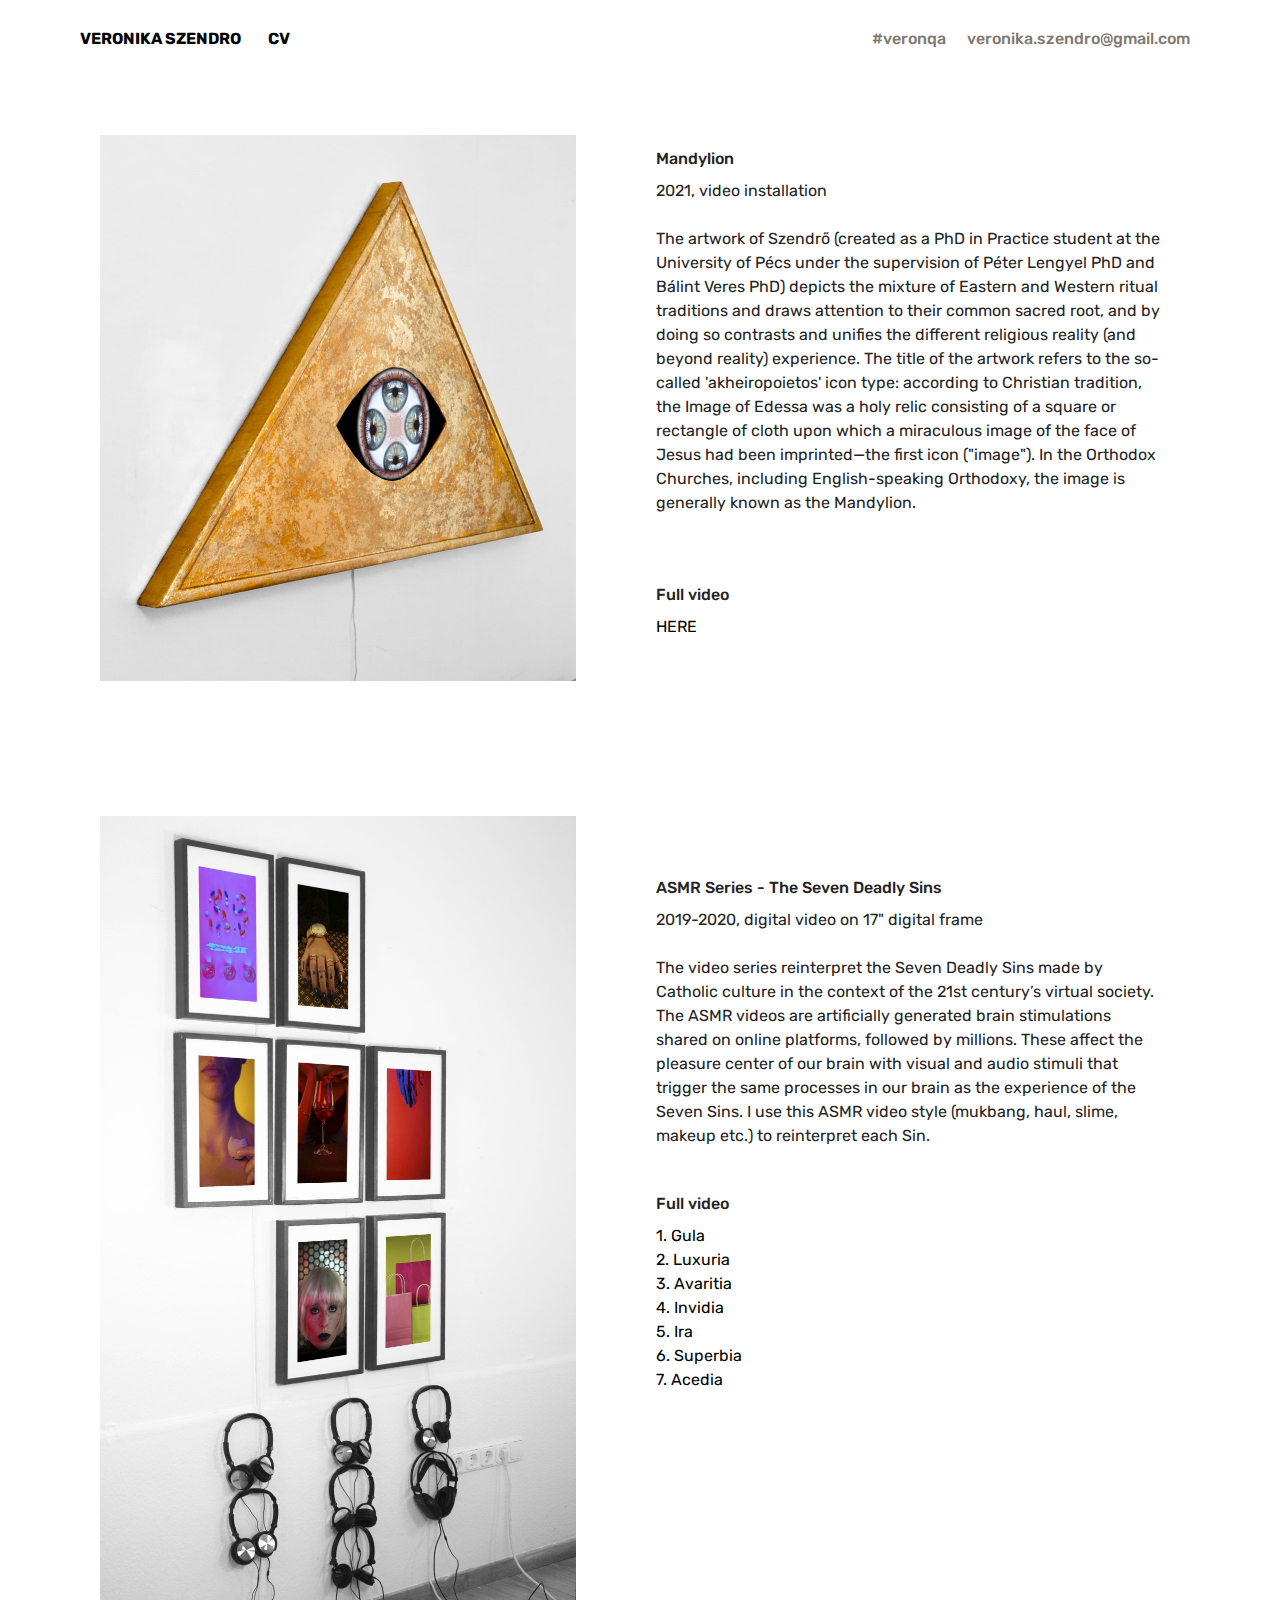
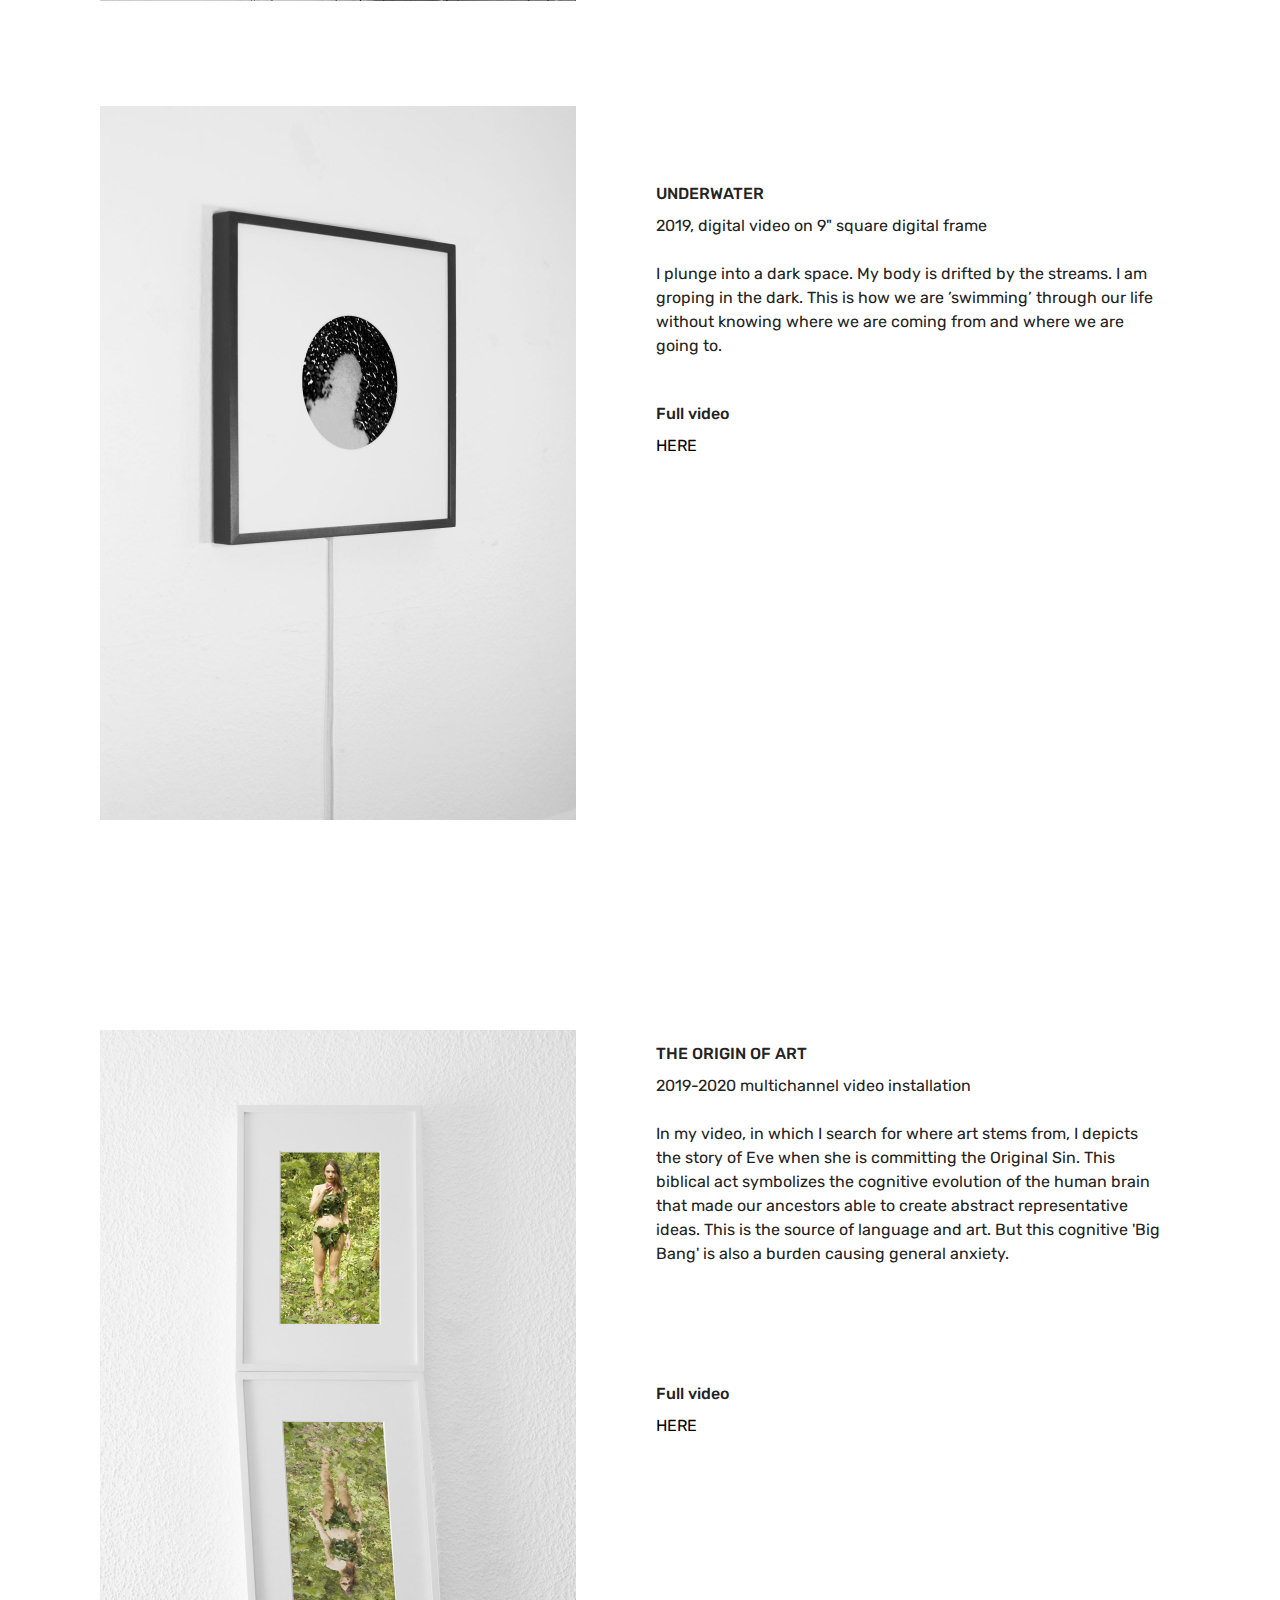
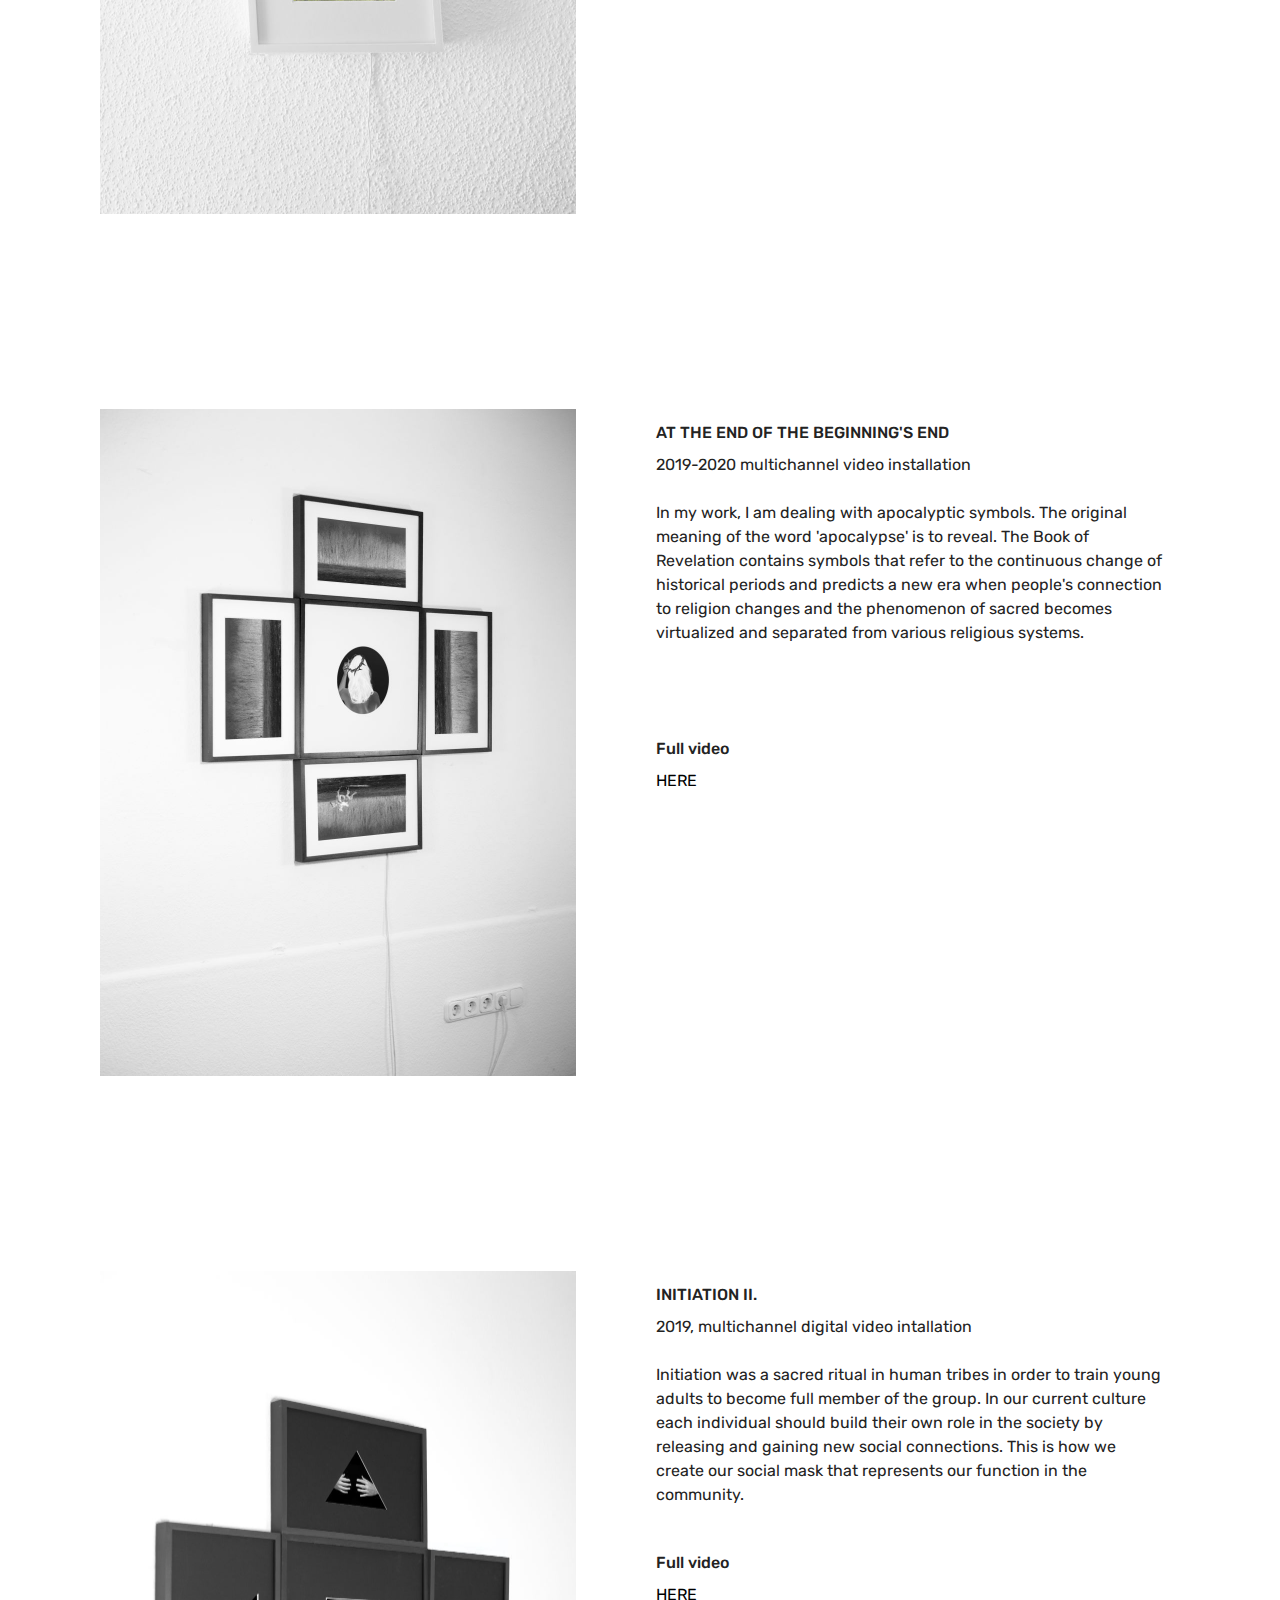
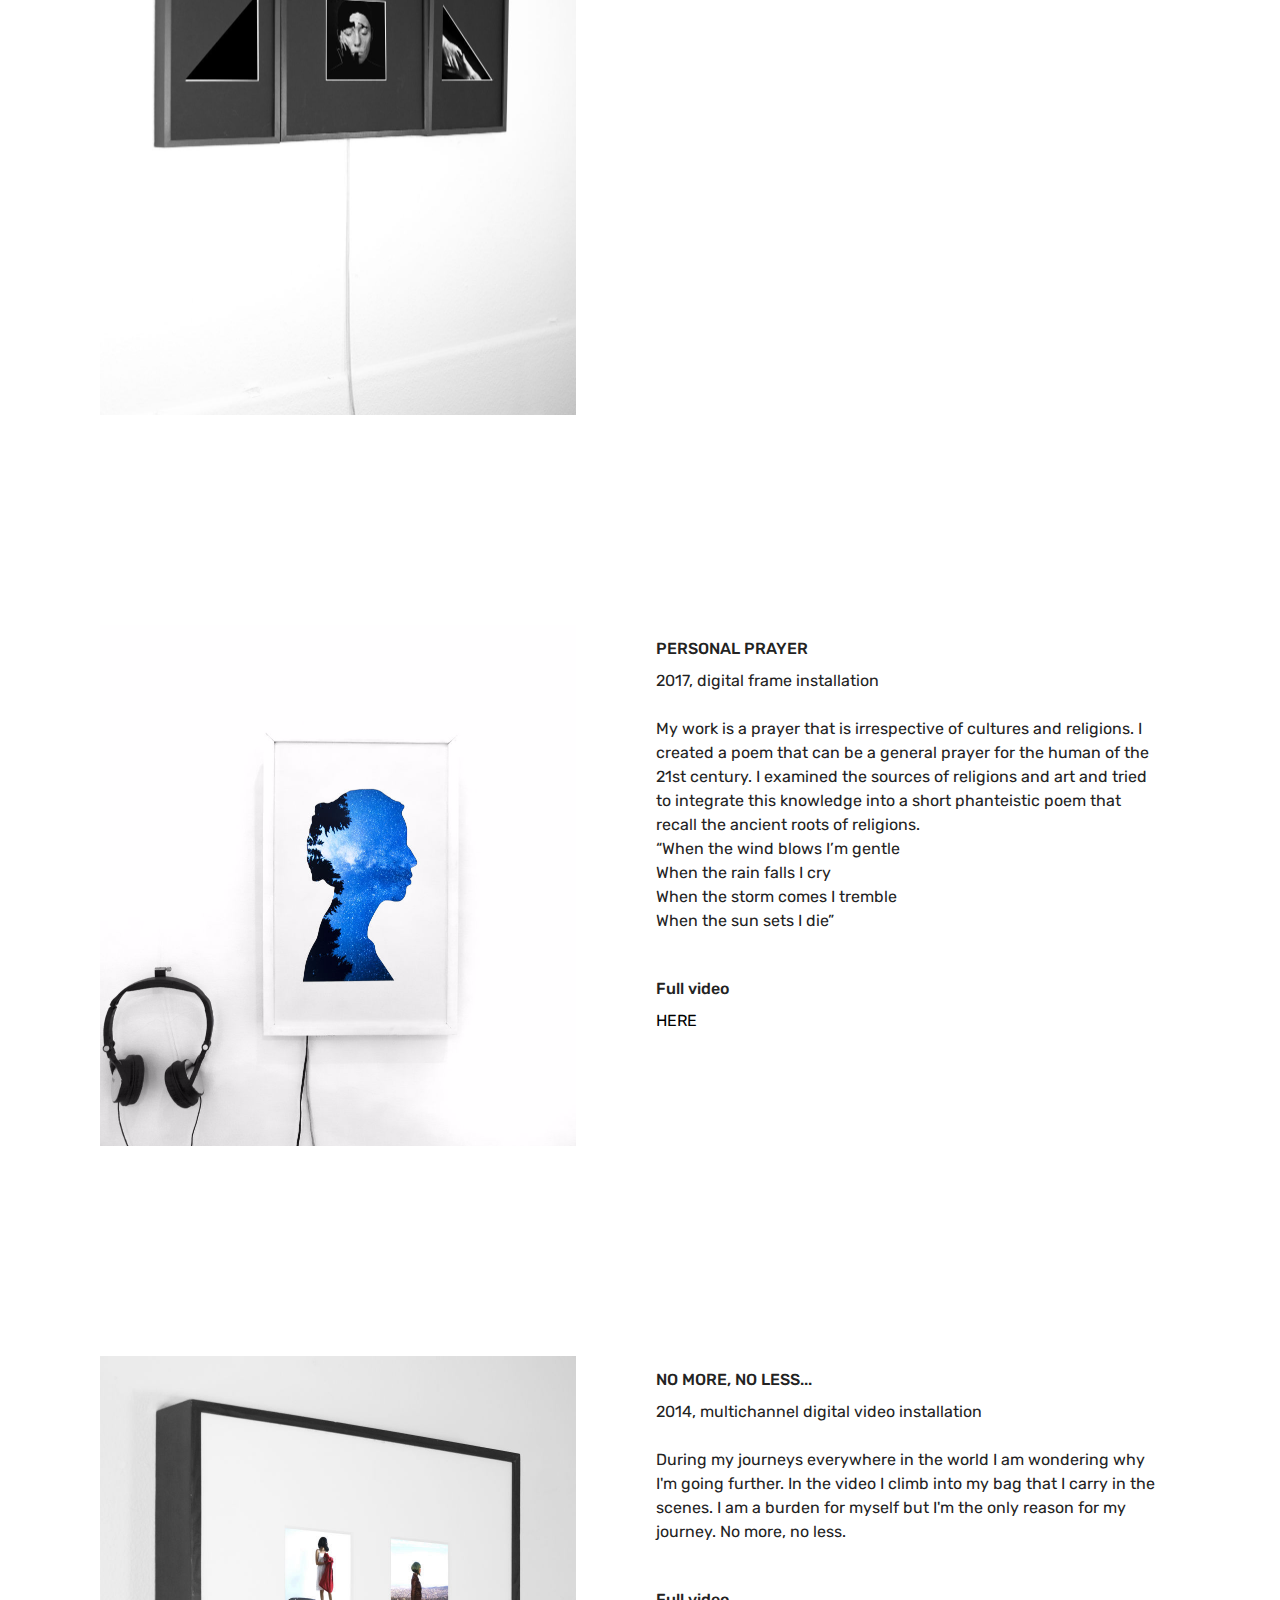
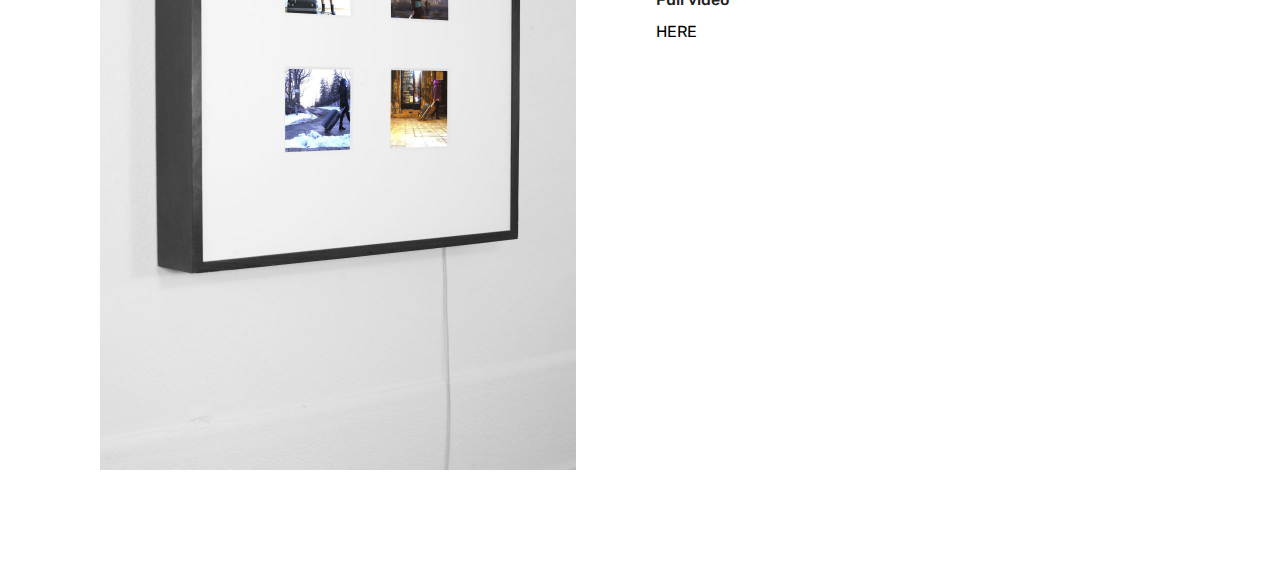
<file: index.html>
<!DOCTYPE html>
<html  >
<head>
  <!-- Site made with Mobirise Website Builder v4.10.4, https://mobirise.com -->
  <meta charset="UTF-8">
  <meta http-equiv="X-UA-Compatible" content="IE=edge">
  <meta name="generator" content="Mobirise v4.10.4, mobirise.com">
  <meta name="viewport" content="width=device-width, initial-scale=1, minimum-scale=1">
  <link rel="shortcut icon" href="assets/images/logo2.png" type="image/x-icon">
  <meta name="description" content="">
  
  <title>Home</title>
  <link rel="stylesheet" href="assets/web/assets/mobirise-icons/mobirise-icons.css">
  <link rel="stylesheet" href="assets/tether/tether.min.css">
  <link rel="stylesheet" href="assets/bootstrap/css/bootstrap.min.css">
  <link rel="stylesheet" href="assets/bootstrap/css/bootstrap-grid.min.css">
  <link rel="stylesheet" href="assets/bootstrap/css/bootstrap-reboot.min.css">
  <link rel="stylesheet" href="assets/dropdown/css/style.css">
  <link rel="stylesheet" href="assets/theme/css/style.css">
  <link rel="stylesheet" href="assets/mobirise/css/mbr-additional.css" type="text/css">
  
  
  
</head>
<body>
  <section class="menu cid-rvW4LhBJyv" once="menu" id="menu2-h">

    

    <nav class="navbar navbar-expand beta-menu navbar-dropdown align-items-center navbar-toggleable-sm">
        <button class="navbar-toggler navbar-toggler-right" type="button" data-toggle="collapse" data-target="#navbarSupportedContent" aria-controls="navbarSupportedContent" aria-expanded="false" aria-label="Toggle navigation">
            <div class="hamburger">
                <span></span>
                <span></span>
                <span></span>
                <span></span>
            </div>
        </button>
        <div class="menu-logo">
            <div class="navbar-brand">
                
                <span class="navbar-caption-wrap"><a class="navbar-caption text-black display-4" href="page1.html">
                        VERONIKA SZENDRO &nbsp; &nbsp; &nbsp; &nbsp; CV &nbsp; &nbsp; &nbsp; &nbsp; &nbsp; &nbsp; &nbsp; &nbsp; &nbsp; &nbsp; &nbsp; &nbsp; &nbsp; &nbsp; &nbsp; &nbsp; &nbsp;&nbsp;</a></span>
            </div>
        </div>
        <div class="collapse navbar-collapse" id="navbarSupportedContent">
            <ul class="navbar-nav nav-dropdown nav-right" data-app-modern-menu="true"><li class="nav-item">
                    <a class="nav-link link text-info display-4" href="https://www.instagram.com/veronqart/">#veronqa</a>
                </li>
                <li class="nav-item">
                    <a class="nav-link link text-info display-4" href="mailto:veronqart@gmail.com">veronika.szendro@gmail.com</a>
                </li></ul>
            
        </div>
    </nav>
</section>

<section class="engine"><a href="https://mobirise.info/r">free bootstrap template</a></section><section class="features11 cid-sFzzvrobj1" id="features11-1j">

    

    

    <div class="container">   
        <div class="col-md-12">
            <div class="media-container-row">
                <div class="mbr-figure m-auto" style="width: 50%;">
                    <img src="assets/images/-mg-7178-952x1092.jpg" alt="Mobirise" title="">
                </div>
                <div class=" align-left aside-content">
                    
                    <div class="mbr-section-text">
                        
                    </div>

                    <div class="block-content">
                        <div class="card p-3 pr-3">
                            <div class="media">
                                     
                                <div class="media-body">
                                    <h4 class="card-title mbr-fonts-style display-7">
                                        Mandylion</h4>
                                </div>
                            </div>                

                            <div class="card-box">
                                <p class="block-text mbr-fonts-style display-7">
                                   2021, video installation<br><br>The artwork of Szendrő (created as a PhD in Practice student at the University of Pécs under the supervision of Péter Lengyel PhD and Bálint Veres PhD) depicts the mixture of Eastern and Western ritual traditions and draws attention to their common sacred root, and by doing so contrasts and unifies the different religious reality (and beyond reality) experience. The title of the artwork refers to the so-called 'akheiropoietos' icon type: according to Christian tradition, the Image of Edessa was a holy relic consisting of a square or rectangle of cloth upon which a miraculous image of the face of Jesus had been imprinted—the first icon ("image"). In the Orthodox Churches, including English-speaking Orthodoxy, the image is generally known as the Mandylion.<br><br></p>
                            </div>
                        </div>

                        <div class="card p-3 pr-3">
                            <div class="media">
                                     
                                <div class="media-body">
                                    <h4 class="card-title mbr-fonts-style display-7">Full video</h4>
                                </div>
                            </div>                

                            <div class="card-box">
                                <p class="block-text mbr-fonts-style display-7"><a href="https://vimeo.com/649504016" class="text-black">HERE</a></p>
                            </div>
                        </div>
                    </div>
                </div>
            </div>
        </div> 
    </div>          
</section>

<section class="features11 cid-rBLPCTOIlX" id="features11-y">

    

    

    <div class="container">   
        <div class="col-md-12">
            <div class="media-container-row">
                <div class="mbr-figure m-auto" style="width: 50%;">
                    <img src="assets/images/asmr-series-952x1569.jpg" alt="Mobirise" title="">
                </div>
                <div class=" align-left aside-content">
                    
                    <div class="mbr-section-text">
                        
                    </div>

                    <div class="block-content">
                        <div class="card p-3 pr-3">
                            <div class="media">
                                     
                                <div class="media-body">
                                    <h4 class="card-title mbr-fonts-style display-7"><br><br><br>ASMR Series - The Seven Deadly Sins&nbsp;</h4>
                                </div>
                            </div>                

                            <div class="card-box">
                                <p class="block-text mbr-fonts-style display-7">2019-2020, digital video on 17" digital frame<br><br>The video series reinterpret the Seven Deadly Sins made by Catholic culture in the context of the 21st century’s virtual society. The ASMR videos are artificially generated brain stimulations shared on online platforms, followed by millions. These affect the pleasure center of our brain with visual and audio stimuli that trigger the same processes in our brain as the experience of the Seven Sins. I use this ASMR video style (mukbang, haul, slime, makeup etc.)&nbsp;to reinterpret each Sin.&nbsp;<br></p>
                            </div>
                        </div>

                        <div class="card p-3 pr-3">
                            <div class="media">
                                     
                                <div class="media-body">
                                    <h4 class="card-title mbr-fonts-style display-7">Full video</h4>
                                </div>
                            </div>                

                            <div class="card-box">
                                <p class="block-text mbr-fonts-style display-7"><a href="http://www.mymuseum.co/artworks/865/underwater" class="text-black"></a><a href="https://vimeo.com/406242850" class="text-black">1. Gula</a><br><a href="http://www.mymuseum.co/artworks/865/underwater" class="text-black"></a><a href="https://vimeo.com/406238843" class="text-black">2. Luxuria&nbsp;</a><br><a href="http://www.mymuseum.co/artworks/865/underwater" class="text-black"></a><a></a><a href="https://vimeo.com/399948374" class="text-black">3. Avaritia&nbsp;</a><br><a href="https://vimeo.com/406240270" class="text-black">4. Invidia&nbsp;</a><br><a href="https://vimeo.com/406239070" class="text-black">5. Ira</a><br><a href="https://vimeo.com/406238532" class="text-black">6. Superbia</a><br><a href="https://vimeo.com/399938265" class="text-black">7. Acedia</a><a href="https://vimeo.com/356716337" class="text-black"><br></a><a href="https://vimeo.com/357095008" class="text-black"><br></a><a href="http://www.mymuseum.co/artworks/865/underwater" class="text-black"><br><br></a></p>
                            </div>
                        </div>
                    </div>
                </div>
            </div>
        </div> 
    </div>          
</section>

<section class="features11 cid-rvW6h5Kyrc" id="features11-m">

    

    

    <div class="container">   
        <div class="col-md-12">
            <div class="media-container-row">
                <div class="mbr-figure m-auto" style="width: 50%;">
                    <img src="assets/images/underwater-1-952x1428.jpg" alt="Mobirise" title="">
                </div>
                <div class=" align-left aside-content">
                    
                    <div class="mbr-section-text">
                        
                    </div>

                    <div class="block-content">
                        <div class="card p-3 pr-3">
                            <div class="media">
                                     
                                <div class="media-body">
                                    <h4 class="card-title mbr-fonts-style display-7"><br><br><br><br>UNDERWATER</h4>
                                </div>
                            </div>                

                            <div class="card-box">
                                <p class="block-text mbr-fonts-style display-7">2019, digital video on 9" square digital frame<br><br>I plunge into a dark space. My body is drifted by the streams. I am groping in the dark. This is how we are ’swimming’ through our life without knowing where we are coming from and where we are going to.</p>
                            </div>
                        </div>

                        <div class="card p-3 pr-3">
                            <div class="media">
                                     
                                <div class="media-body">
                                    <h4 class="card-title mbr-fonts-style display-7">Full video</h4>
                                </div>
                            </div>                

                            <div class="card-box">
                                <p class="block-text mbr-fonts-style display-7"><a href="https://vimeo.com/407924915" class="text-black">HERE</a></p>
                            </div>
                        </div>
                    </div>
                </div>
            </div>
        </div> 
    </div>          
</section>

<section class="features11 cid-rSW4HeBQfG" id="features11-1a">

    

    

    <div class="container">   
        <div class="col-md-12">
            <div class="media-container-row">
                <div class="mbr-figure m-auto" style="width: 50%;">
                    <img src="assets/images/origin-of-art-csak-keret2-keppel-952x1568.jpg" alt="Mobirise" title="">
                </div>
                <div class=" align-left aside-content">
                    
                    <div class="mbr-section-text">
                        
                    </div>

                    <div class="block-content">
                        <div class="card p-3 pr-3">
                            <div class="media">
                                     
                                <div class="media-body">
                                    <h4 class="card-title mbr-fonts-style display-7">THE ORIGIN OF ART</h4>
                                </div>
                            </div>                

                            <div class="card-box">
                                <p class="block-text mbr-fonts-style display-7">2019-2020 multichannel video installation<br><br>In my video, in which I search for where art stems from, I depicts the story of Eve when she is committing the Original Sin. This biblical act symbolizes the cognitive evolution of the human brain that made our ancestors able to create abstract representative ideas. This is the source of language and art. But this cognitive 'Big Bang' is also a burden causing general anxiety.<br><br><br><br> 
                                </p>
                            </div>
                        </div>

                        <div class="card p-3 pr-3">
                            <div class="media">
                                     
                                <div class="media-body">
                                    <h4 class="card-title mbr-fonts-style display-7">
                                        Full video</h4>
                                </div>
                            </div>                

                            <div class="card-box">
                                <p class="block-text mbr-fonts-style display-7"><a href="https://vimeo.com/424067250" class="text-black">
                                    HERE</a></p>
                            </div>
                        </div>
                    </div>
                </div>
            </div>
        </div> 
    </div>          
</section>

<section class="features11 cid-sl811B3e4H" id="features11-1f">

    

    

    <div class="container">   
        <div class="col-md-12">
            <div class="media-container-row">
                <div class="mbr-figure m-auto" style="width: 50%;">
                    <img src="assets/images/at-the-beggining-952x1334-1-952x1334.jpg" alt="Mobirise" title="">
                </div>
                <div class=" align-left aside-content">
                    
                    <div class="mbr-section-text">
                        
                    </div>

                    <div class="block-content">
                        <div class="card p-3 pr-3">
                            <div class="media">
                                     
                                <div class="media-body">
                                    <h4 class="card-title mbr-fonts-style display-7">AT THE END OF THE BEGINNING'S END</h4>
                                </div>
                            </div>                

                            <div class="card-box">
                                <p class="block-text mbr-fonts-style display-7">2019-2020 multichannel video installation
<br>
<br>In my work, I am dealing with apocalyptic symbols. The original meaning of the word 'apocalypse' is to reveal. The Book of Revelation contains symbols that refer to the continuous change of historical periods and predicts a new era when people's connection to religion changes and the phenomenon of sacred becomes virtualized and separated from various religious systems.
<br>
<br>
<br></p>
                            </div>
                        </div>

                        <div class="card p-3 pr-3">
                            <div class="media">
                                     
                                <div class="media-body">
                                    <h4 class="card-title mbr-fonts-style display-7">Full video</h4>
                                </div>
                            </div>                

                            <div class="card-box">
                                <p class="block-text mbr-fonts-style display-7"><a href="https://vimeo.com/422911113" class="text-black">
                                    HERE
                                </a></p>
                            </div>
                        </div>
                    </div>
                </div>
            </div>
        </div> 
    </div>          
</section>

<section class="features11 cid-rvW7dzr4BT" id="features11-p">

    

    

    <div class="container">   
        <div class="col-md-12">
            <div class="media-container-row">
                <div class="mbr-figure m-auto" style="width: 50%;">
                    <img src="assets/images/initiation01-952x1489.jpg" alt="Mobirise" title="">
                </div>
                <div class=" align-left aside-content">
                    
                    <div class="mbr-section-text">
                        
                    </div>

                    <div class="block-content">
                        <div class="card p-3 pr-3">
                            <div class="media">
                                     
                                <div class="media-body">
                                    <h4 class="card-title mbr-fonts-style display-7">
                                        INITIATION II.</h4>
                                </div>
                            </div>                

                            <div class="card-box">
                                <p class="block-text mbr-fonts-style display-7">2019, multichannel digital video intallation<br><br>Initiation was a sacred ritual in human tribes in order to train young adults to become full member of the group. In our current culture each individual should build their own role in the society by releasing and gaining new social connections. This is how we create our social mask that represents our function in the community. 
                                </p>
                            </div>
                        </div>

                        <div class="card p-3 pr-3">
                            <div class="media">
                                     
                                <div class="media-body">
                                    <h4 class="card-title mbr-fonts-style display-7">Full video</h4>
                                </div>
                            </div>                

                            <div class="card-box">
                                <p class="block-text mbr-fonts-style display-7"><a href="https://vimeo.com/422567272" class="text-black">HERE</a></p>
                            </div>
                        </div>
                    </div>
                </div>
            </div>
        </div> 
    </div>          
</section>

<section class="features11 cid-rvWeaf8JQs" id="features11-t">

    

    

    <div class="container">   
        <div class="col-md-12">
            <div class="media-container-row">
                <div class="mbr-figure m-auto" style="width: 50%;">
                    <img src="assets/images/-mg-6755b-2-952x1157.jpg" alt="Mobirise" title="">
                </div>
                <div class=" align-left aside-content">
                    
                    <div class="mbr-section-text">
                        
                    </div>

                    <div class="block-content">
                        <div class="card p-3 pr-3">
                            <div class="media">
                                     
                                <div class="media-body">
                                    <h4 class="card-title mbr-fonts-style display-7">
                                        PERSONAL PRAYER</h4>
                                </div>
                            </div>                

                            <div class="card-box">
                                <p class="block-text mbr-fonts-style display-7">2017, digital frame installation<br><br>My work is a prayer that is irrespective of cultures and religions. I created a poem that can be a general prayer for the human of the 21st century. I examined the sources of religions and art and tried to integrate this knowledge into a short phanteistic poem that recall the ancient roots of religions. 
<br>“When the wind blows I’m gentle
<br>When the rain falls I cry
<br>When the storm comes I tremble
<br>When the sun sets I die”
<br></p>
                            </div>
                        </div>

                        <div class="card p-3 pr-3">
                            <div class="media">
                                     
                                <div class="media-body">
                                    <h4 class="card-title mbr-fonts-style display-7">Full video</h4>
                                </div>
                            </div>                

                            <div class="card-box">
                                <p class="block-text mbr-fonts-style display-7"><a href="https://vimeo.com/579929558" class="text-black">HERE</a></p>
                            </div>
                        </div>
                    </div>
                </div>
            </div>
        </div> 
    </div>          
</section>

<section class="features11 cid-rw7GKcqGg3" id="features11-u">

    

    

    <div class="container">   
        <div class="col-md-12">
            <div class="media-container-row">
                <div class="mbr-figure m-auto" style="width: 50%;">
                    <img src="assets/images/no-more-no-less-952x1428.jpg" alt="Mobirise" title="">
                </div>
                <div class=" align-left aside-content">
                    
                    <div class="mbr-section-text">
                        
                    </div>

                    <div class="block-content">
                        <div class="card p-3 pr-3">
                            <div class="media">
                                     
                                <div class="media-body">
                                    <h4 class="card-title mbr-fonts-style display-7">
                                        NO MORE, NO LESS...</h4>
                                </div>
                            </div>                

                            <div class="card-box">
                                <p class="block-text mbr-fonts-style display-7">2014, multichannel digital video installation<br><br>During my journeys everywhere in the world I am wondering why I'm going further. In the video I climb into my bag that I carry in the scenes. I am a burden for myself but I'm the only reason for my journey. No more, no less. 
                                </p>
                            </div>
                        </div>

                        <div class="card p-3 pr-3">
                            <div class="media">
                                     
                                <div class="media-body">
                                    <h4 class="card-title mbr-fonts-style display-7">Full video</h4>
                                </div>
                            </div>                

                            <div class="card-box">
                                <p class="block-text mbr-fonts-style display-7"><a href="https://vimeo.com/407972678" class="text-black">HERE</a></p>
                            </div>
                        </div>
                    </div>
                </div>
            </div>
        </div> 
    </div>          
</section>


  <script src="assets/web/assets/jquery/jquery.min.js"></script>
  <script src="assets/popper/popper.min.js"></script>
  <script src="assets/tether/tether.min.js"></script>
  <script src="assets/bootstrap/js/bootstrap.min.js"></script>
  <script src="assets/smoothscroll/smooth-scroll.js"></script>
  <script src="assets/dropdown/js/nav-dropdown.js"></script>
  <script src="assets/dropdown/js/navbar-dropdown.js"></script>
  <script src="assets/touchswipe/jquery.touch-swipe.min.js"></script>
  <script src="assets/theme/js/script.js"></script>
  
  
</body>
</html>
</file>
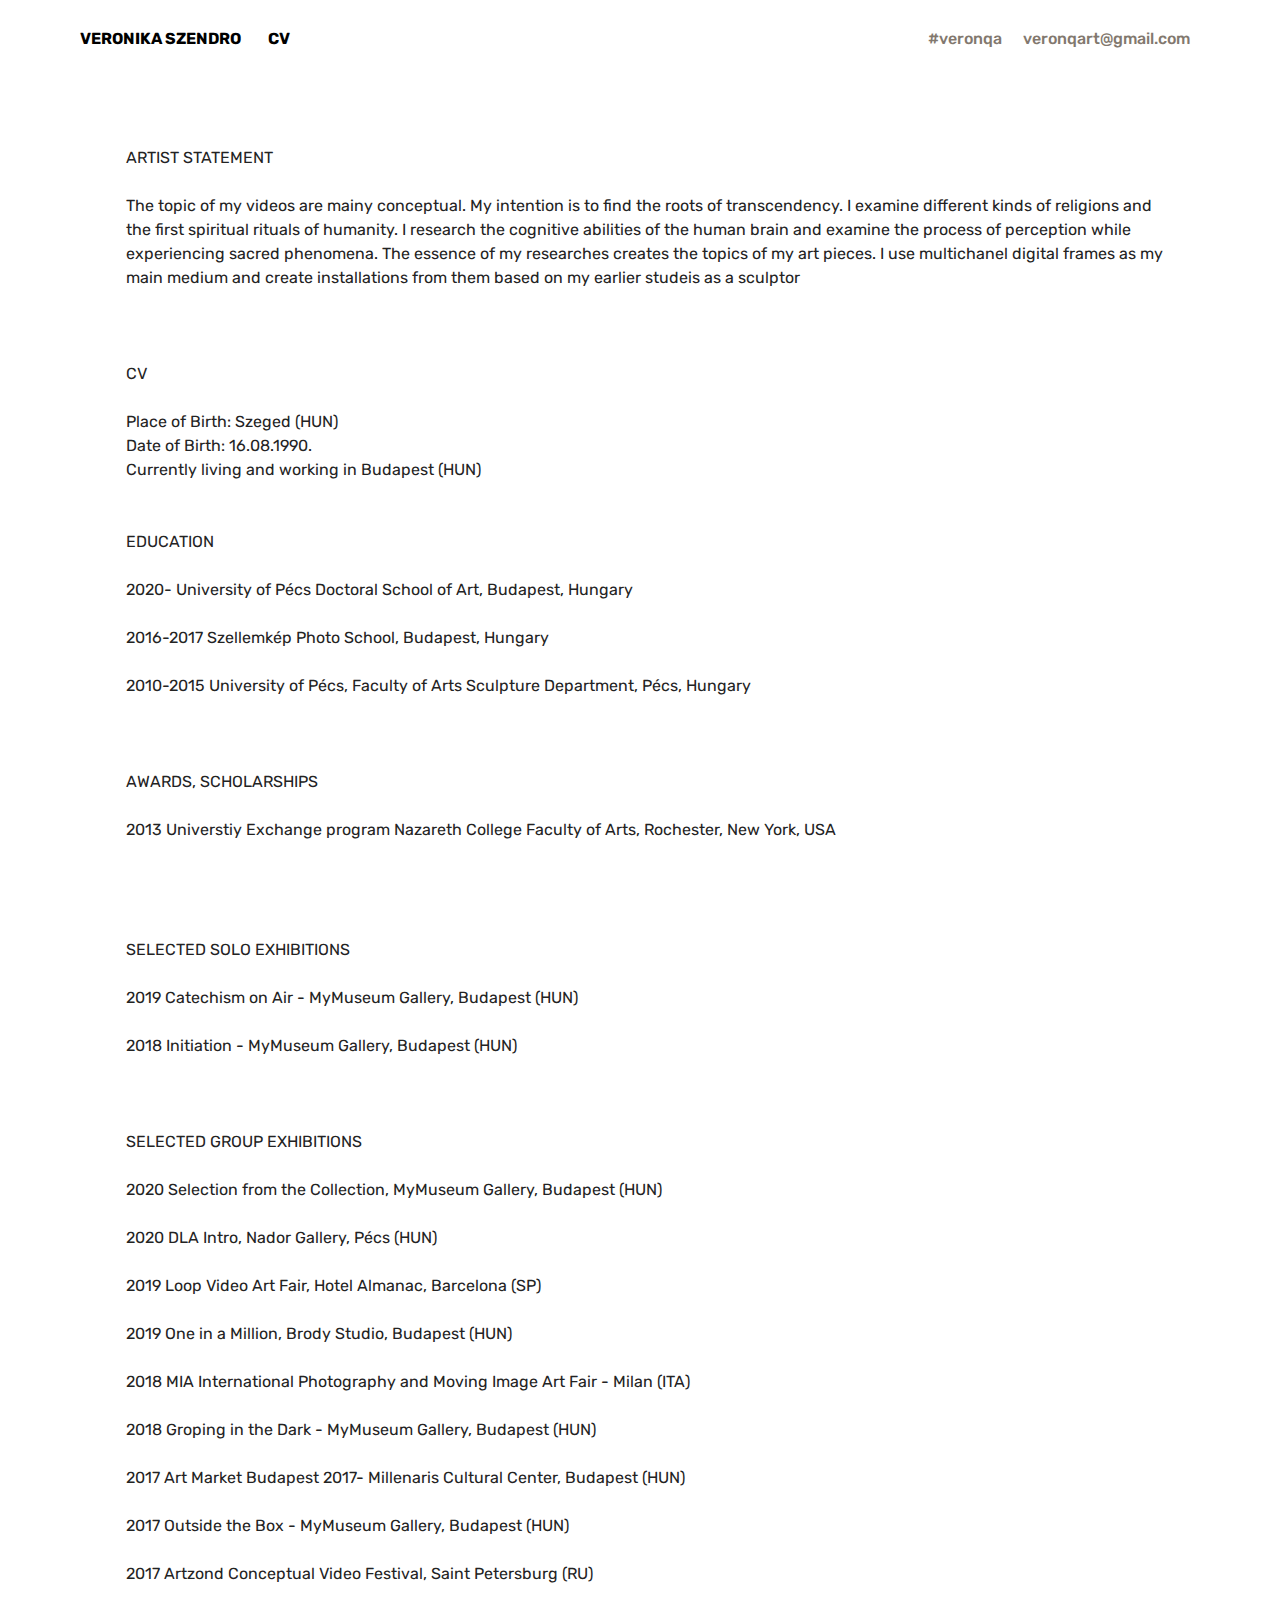
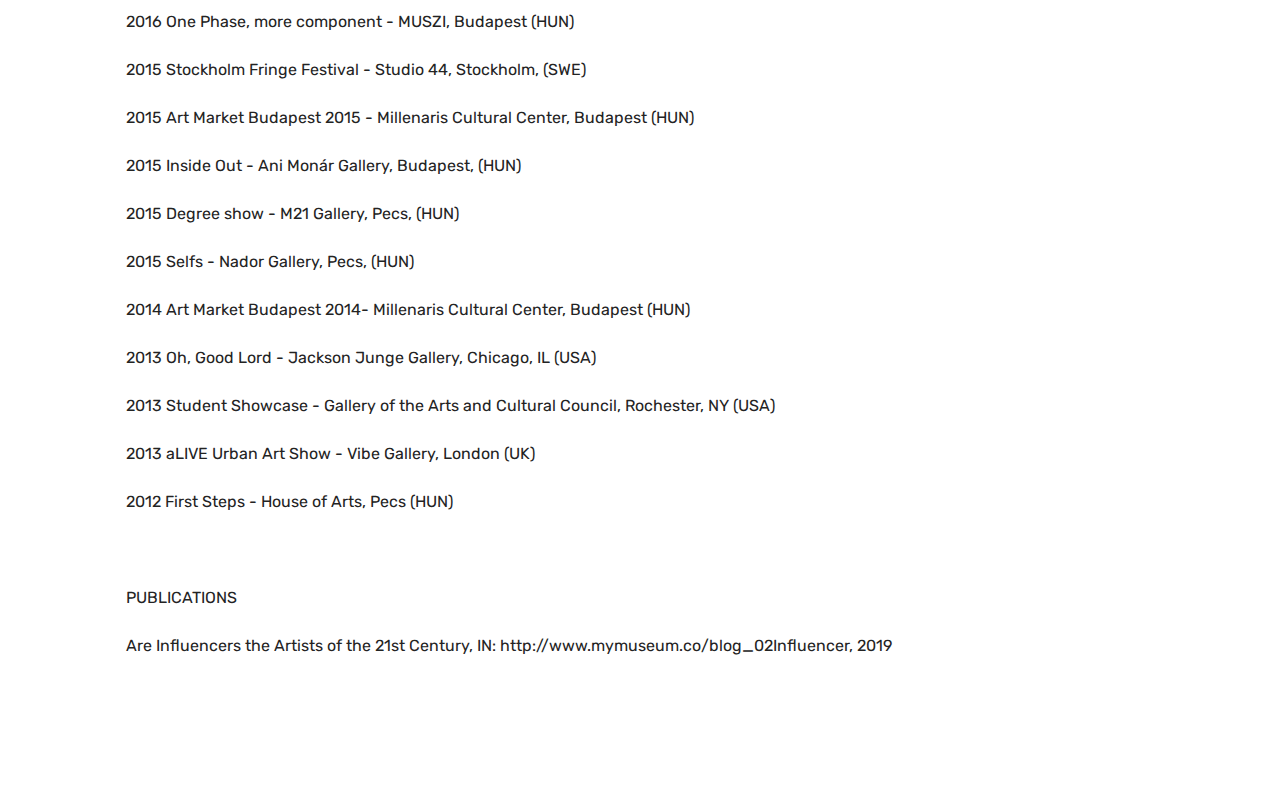
<file: cv.html>
<!DOCTYPE html>
<html  >
<head>
  <!-- Site made with Mobirise Website Builder v4.10.4, https://mobirise.com -->
  <meta charset="UTF-8">
  <meta http-equiv="X-UA-Compatible" content="IE=edge">
  <meta name="generator" content="Mobirise v4.10.4, mobirise.com">
  <meta name="viewport" content="width=device-width, initial-scale=1, minimum-scale=1">
  <link rel="shortcut icon" href="assets/images/logo2.png" type="image/x-icon">
  <meta name="description" content="Web Creator Description">
  
  <title>Veronika Szendro CV</title>
  <link rel="stylesheet" href="assets/web/assets/mobirise-icons/mobirise-icons.css">
  <link rel="stylesheet" href="assets/tether/tether.min.css">
  <link rel="stylesheet" href="assets/bootstrap/css/bootstrap.min.css">
  <link rel="stylesheet" href="assets/bootstrap/css/bootstrap-grid.min.css">
  <link rel="stylesheet" href="assets/bootstrap/css/bootstrap-reboot.min.css">
  <link rel="stylesheet" href="assets/dropdown/css/style.css">
  <link rel="stylesheet" href="assets/theme/css/style.css">
  <link rel="stylesheet" href="assets/mobirise/css/mbr-additional.css" type="text/css">
  
  
  
</head>
<body>
  <section class="menu cid-rvW4LhBJyv" once="menu" id="menu2-1b">

    

    <nav class="navbar navbar-expand beta-menu navbar-dropdown align-items-center navbar-toggleable-sm">
        <button class="navbar-toggler navbar-toggler-right" type="button" data-toggle="collapse" data-target="#navbarSupportedContent" aria-controls="navbarSupportedContent" aria-expanded="false" aria-label="Toggle navigation">
            <div class="hamburger">
                <span></span>
                <span></span>
                <span></span>
                <span></span>
            </div>
        </button>
        <div class="menu-logo">
            <div class="navbar-brand">
                
                <span class="navbar-caption-wrap"><a class="navbar-caption text-black display-4" href="page1.html">
                        VERONIKA SZENDRO &nbsp; &nbsp; &nbsp; &nbsp; CV &nbsp; &nbsp; &nbsp; &nbsp; &nbsp; &nbsp; &nbsp; &nbsp; &nbsp; &nbsp; &nbsp; &nbsp; &nbsp; &nbsp; &nbsp; &nbsp; &nbsp;&nbsp;</a></span>
            </div>
        </div>
        <div class="collapse navbar-collapse" id="navbarSupportedContent">
            <ul class="navbar-nav nav-dropdown nav-right" data-app-modern-menu="true"><li class="nav-item">
                    <a class="nav-link link text-info display-4" href="https://www.instagram.com/veronqart/">#veronqa</a>
                </li>
                <li class="nav-item">
                    <a class="nav-link link text-info display-4" href="mailto:veronqart@gmail.com">veronqart@gmail.com</a>
                </li></ul>
            
        </div>
    </nav>
</section>

<section class="engine"><a href="https://mobirise.info/t">free amp template</a></section><section class="counters5 counters cid-sl7UIDMD3r" id="counters5-1c">

    

    

    <div class="container pt-4 mt-2">
        
        
        <div class="row justify-content-center">
            <div class="cards-block">
                <div class="cards-container">
                    <div class="card px-3 align-left col-12">
                        <div class="panel-item p-4 d-flex">
                            <div class="card-img pr-3">
                                <h3 class="img-text d-flex align-items-center justify-content-center"></h3>
                            </div>
                            <div class="card-text">
                                
                                <p class="mbr-content-text mbr-fonts-style display-7">ARTIST STATEMENT
<br>
<br>The topic of my videos are mainy conceptual. My intention is to find the roots of  transcendency. I examine different kinds of religions and the first spiritual rituals of humanity. I research the cognitive abilities of the human brain and examine the process of perception while experiencing sacred phenomena. The essence of my researches creates the topics of my art pieces. I use multichanel digital frames as my main medium and create installations from them based on my earlier studeis as a sculptor<br><br><br><br>CV<br><br>Place of Birth: Szeged (HUN)
<br>Date of Birth: 16.08.1990.
<br>Currently living and working in Budapest (HUN)
<br>
<br><br>EDUCATION 
<br>
<br>2020- University of Pécs Doctoral School of Art, Budapest, Hungary 
<br><br>2016-2017 Szellemkép Photo School, Budapest, Hungary 
<br><br>2010-2015 University of Pécs, Faculty of Arts Sculpture Department, Pécs, Hungary
<br> 
<br><br><br>AWARDS, SCHOLARSHIPS
<br><br>2013 Universtiy Exchange program Nazareth College Faculty of Arts, Rochester, New York, USA
<br>
<br>
<br><br><br>SELECTED SOLO EXHIBITIONS
<br>
<br>2019 Catechism on Air - MyMuseum Gallery, Budapest (HUN)
<br>
<br>2018 Initiation - MyMuseum Gallery, Budapest (HUN)
<br>
<br>
<br>
<br>SELECTED GROUP EXHIBITIONS
<br>
<br>2020 Selection from the Collection, MyMuseum Gallery, Budapest (HUN)
<br>
<br>2020 DLA Intro, Nador Gallery, Pécs (HUN)
<br>
<br>2019 Loop Video Art Fair, Hotel Almanac, Barcelona (SP)
<br>
<br>2019 One in a Million, Brody Studio, Budapest (HUN)
<br>
<br>2018 MIA International Photography and Moving Image Art Fair - Milan (ITA)
<br>
<br>2018 Groping in the Dark - MyMuseum Gallery, Budapest (HUN)
<br>
<br>2017 Art Market Budapest 2017- Millenaris Cultural Center, Budapest (HUN)
<br>
<br>2017 Outside the Box - MyMuseum Gallery, Budapest (HUN)
<br>
<br>2017 Artzond Conceptual Video Festival, Saint Petersburg (RU)
<br>
<br>2016 One Phase, more component - MUSZI, Budapest (HUN)
<br><br>2015 Stockholm Fringe Festival - Studio 44, Stockholm, (SWE)
<br><br>2015 Art Market Budapest 2015 - Millenaris Cultural Center, Budapest (HUN)
<br><br>2015 Inside Out - Ani Monár Gallery, Budapest, (HUN)
<br><br>2015 Degree show - M21 Gallery, Pecs, (HUN)
<br><br>2015 Selfs - Nador Gallery, Pecs, (HUN)
<br><br>2014 Art Market Budapest 2014- Millenaris Cultural Center, Budapest (HUN)
<br><br>2013 Oh, Good Lord - Jackson Junge Gallery, Chicago, IL (USA)
<br><br>2013 Student Showcase - Gallery of the Arts and Cultural Council, Rochester, NY (USA)
<br><br>2013 aLIVE Urban Art Show - Vibe Gallery, London (UK)
<br><br>2012 First Steps - House of Arts, Pecs (HUN)
<br>
<br>
<br><br>PUBLICATIONS
<br>
<br>Are Influencers the Artists of the 21st Century, IN: http://www.mymuseum.co/blog_02Influencer, 2019
<br>
<br></p>
                            </div>
                        </div>
                    </div>
                    
                    
                    
                </div>
            </div>
        </div>
    </div>
</section>


  <script src="assets/web/assets/jquery/jquery.min.js"></script>
  <script src="assets/popper/popper.min.js"></script>
  <script src="assets/tether/tether.min.js"></script>
  <script src="assets/bootstrap/js/bootstrap.min.js"></script>
  <script src="assets/smoothscroll/smooth-scroll.js"></script>
  <script src="assets/dropdown/js/nav-dropdown.js"></script>
  <script src="assets/dropdown/js/navbar-dropdown.js"></script>
  <script src="assets/touchswipe/jquery.touch-swipe.min.js"></script>
  <script src="assets/viewportchecker/jquery.viewportchecker.js"></script>
  <script src="assets/theme/js/script.js"></script>
  
  
</body>
</html>
</file>
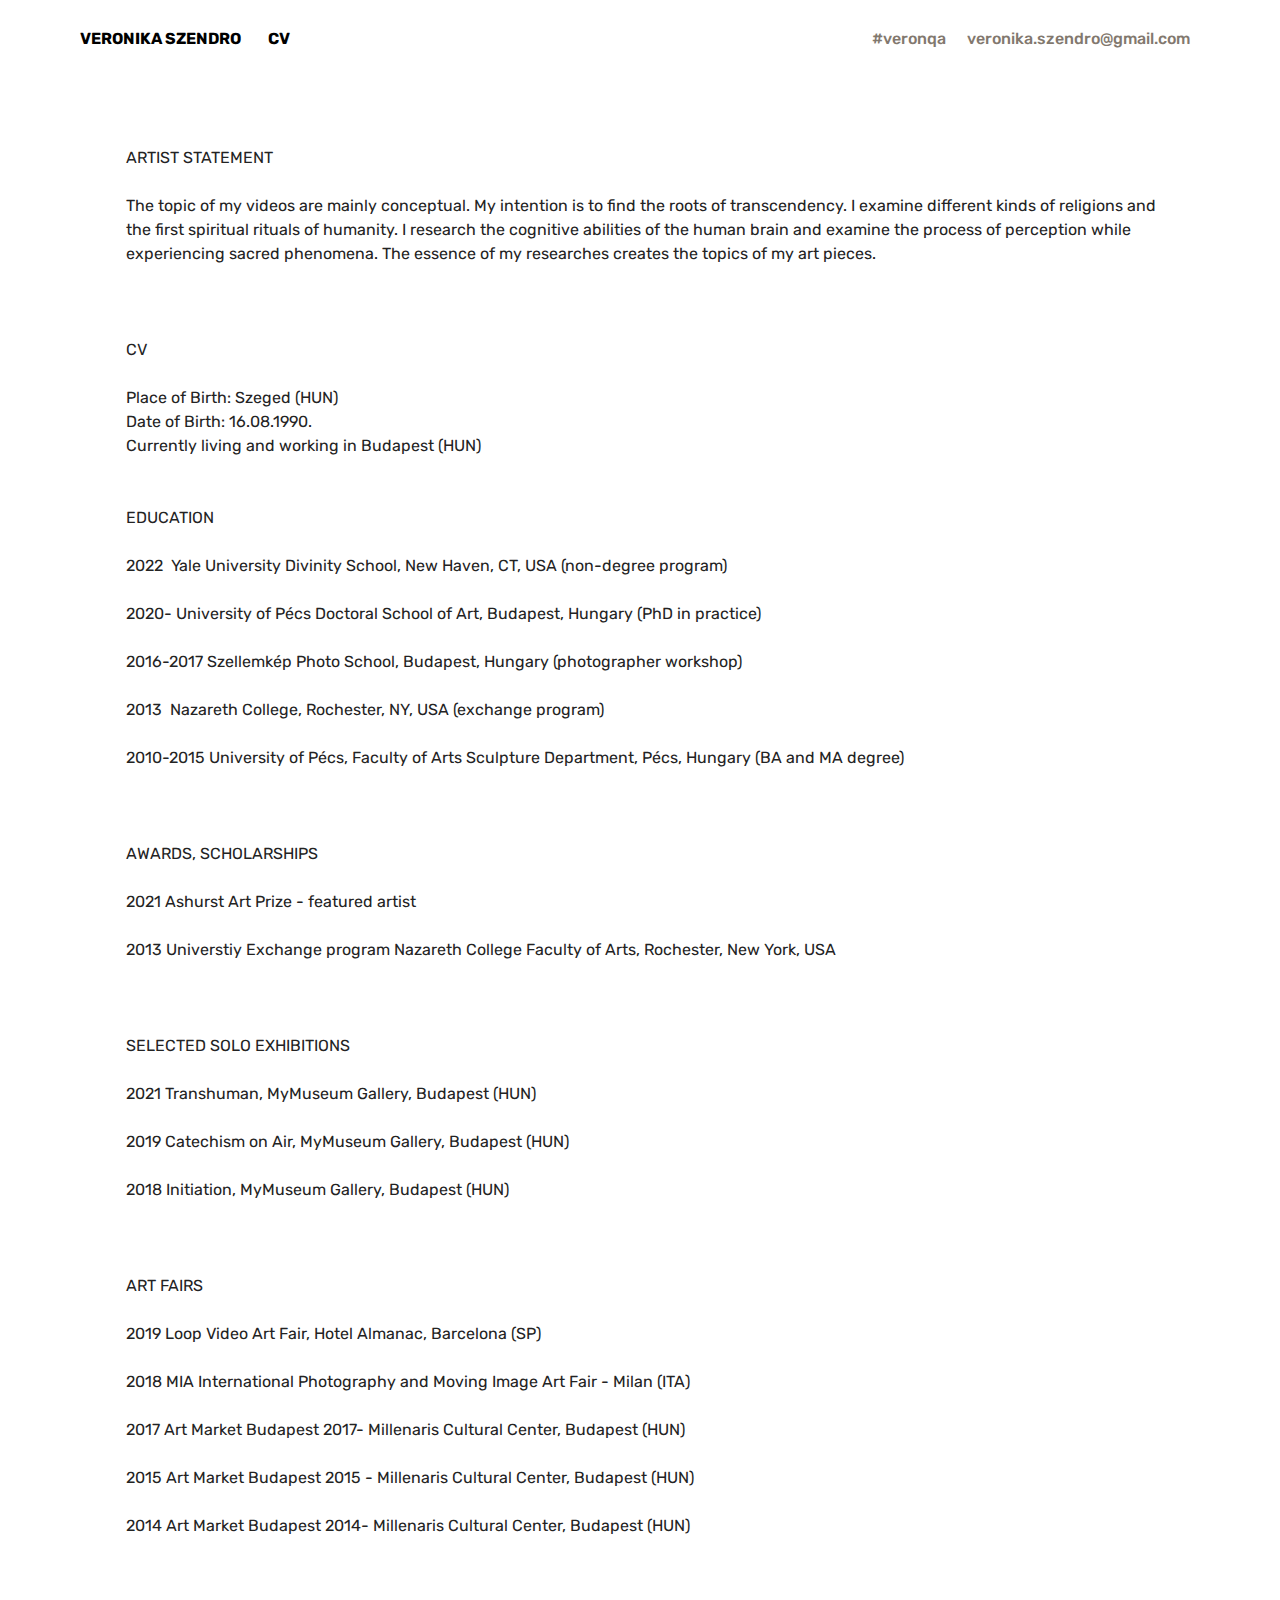
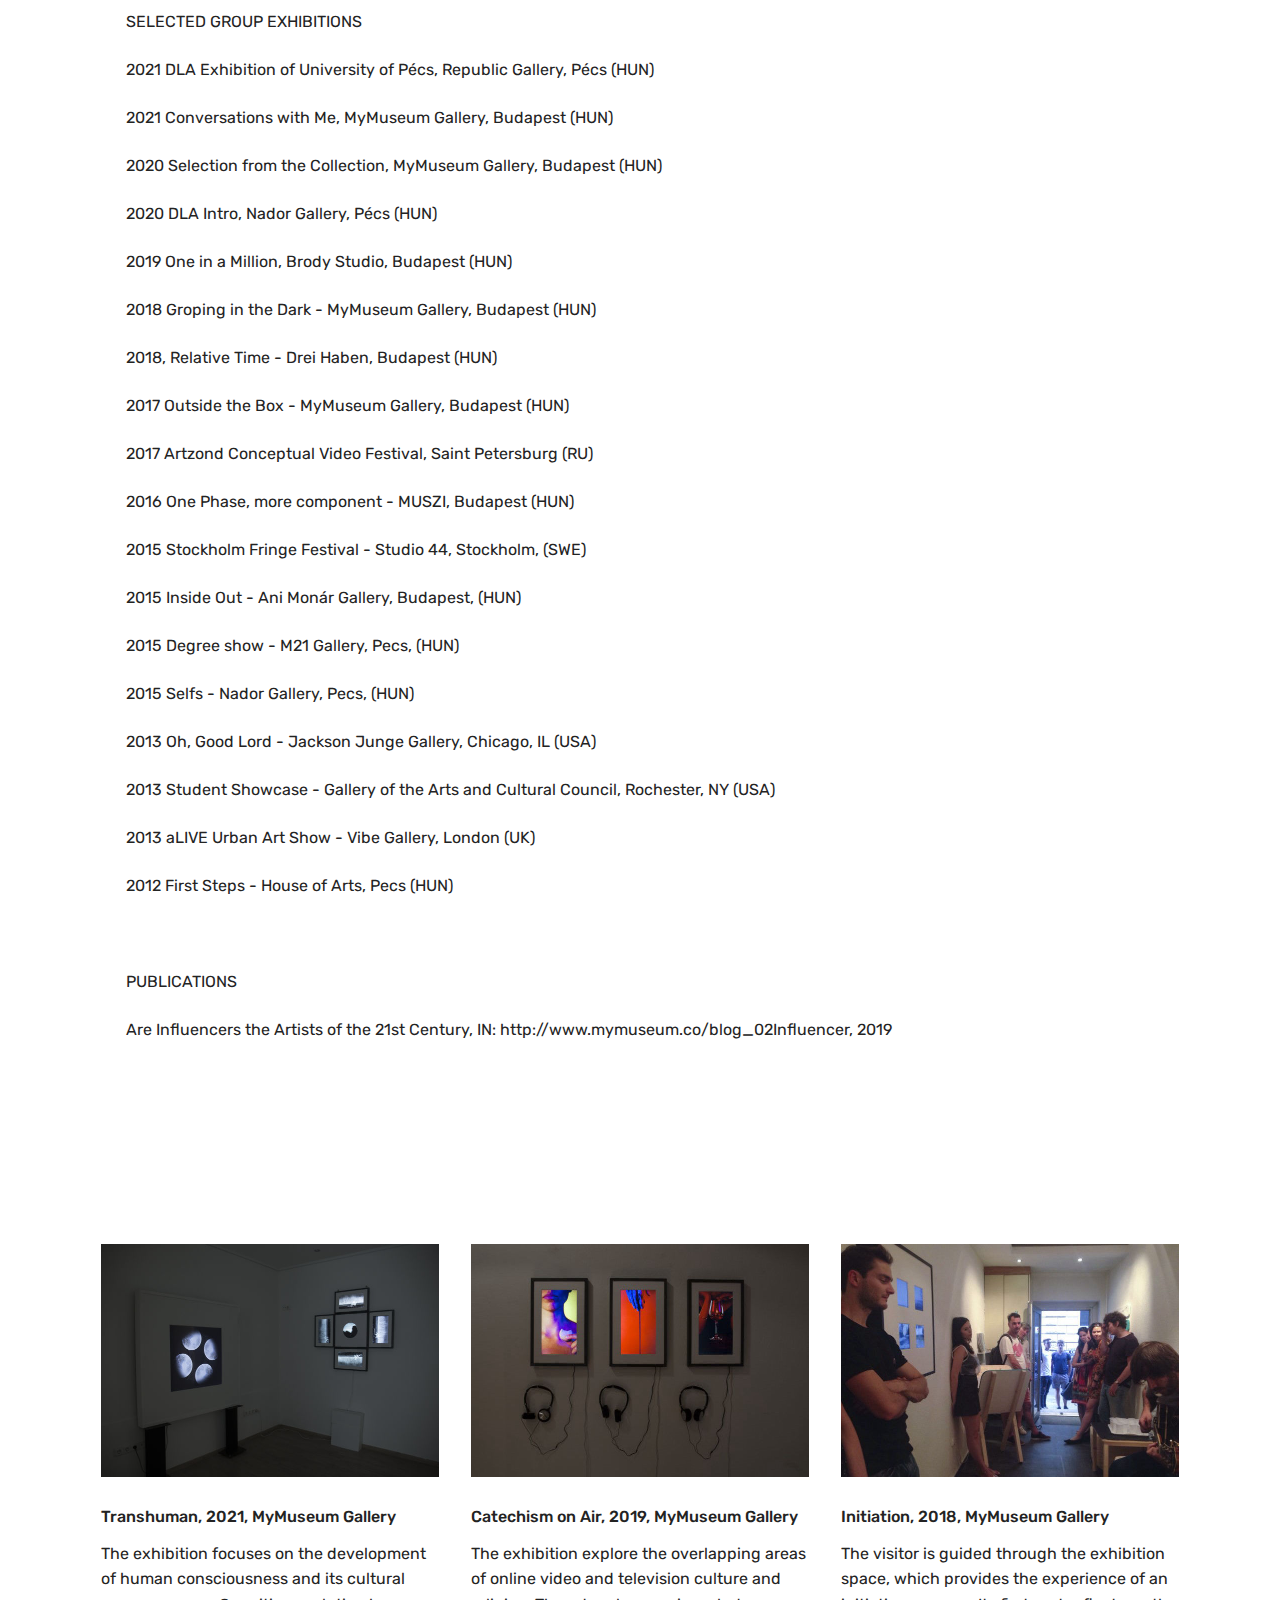
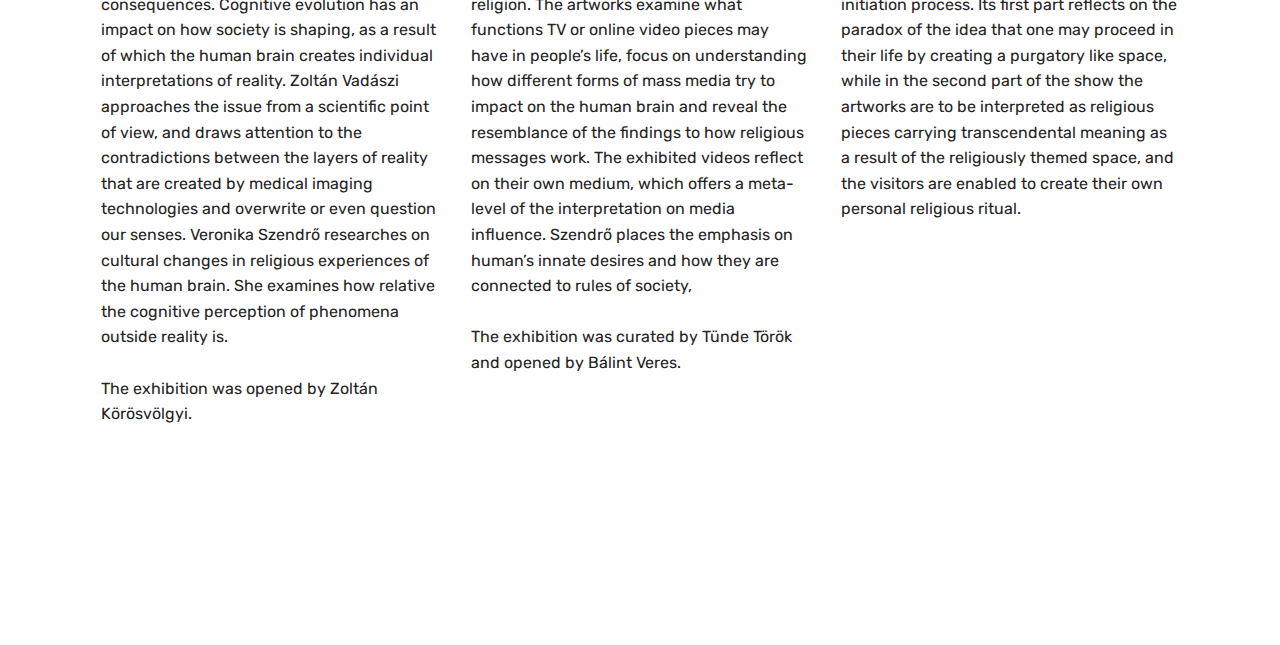
<file: page1.html>
<!DOCTYPE html>
<html  >
<head>
  <!-- Site made with Mobirise Website Builder v4.10.4, https://mobirise.com -->
  <meta charset="UTF-8">
  <meta http-equiv="X-UA-Compatible" content="IE=edge">
  <meta name="generator" content="Mobirise v4.10.4, mobirise.com">
  <meta name="viewport" content="width=device-width, initial-scale=1, minimum-scale=1">
  <link rel="shortcut icon" href="assets/images/logo2.png" type="image/x-icon">
  <meta name="description" content="Web Creator Description">
  
  <title>CV</title>
  <link rel="stylesheet" href="assets/web/assets/mobirise-icons/mobirise-icons.css">
  <link rel="stylesheet" href="assets/tether/tether.min.css">
  <link rel="stylesheet" href="assets/bootstrap/css/bootstrap.min.css">
  <link rel="stylesheet" href="assets/bootstrap/css/bootstrap-grid.min.css">
  <link rel="stylesheet" href="assets/bootstrap/css/bootstrap-reboot.min.css">
  <link rel="stylesheet" href="assets/dropdown/css/style.css">
  <link rel="stylesheet" href="assets/theme/css/style.css">
  <link rel="stylesheet" href="assets/mobirise/css/mbr-additional.css" type="text/css">
  
  
  
</head>
<body>
  <section class="menu cid-rvW4LhBJyv" once="menu" id="menu2-1b">

    

    <nav class="navbar navbar-expand beta-menu navbar-dropdown align-items-center navbar-toggleable-sm">
        <button class="navbar-toggler navbar-toggler-right" type="button" data-toggle="collapse" data-target="#navbarSupportedContent" aria-controls="navbarSupportedContent" aria-expanded="false" aria-label="Toggle navigation">
            <div class="hamburger">
                <span></span>
                <span></span>
                <span></span>
                <span></span>
            </div>
        </button>
        <div class="menu-logo">
            <div class="navbar-brand">
                
                <span class="navbar-caption-wrap"><a class="navbar-caption text-black display-4" href="page1.html">
                        VERONIKA SZENDRO &nbsp; &nbsp; &nbsp; &nbsp; CV &nbsp; &nbsp; &nbsp; &nbsp; &nbsp; &nbsp; &nbsp; &nbsp; &nbsp; &nbsp; &nbsp; &nbsp; &nbsp; &nbsp; &nbsp; &nbsp; &nbsp;&nbsp;</a></span>
            </div>
        </div>
        <div class="collapse navbar-collapse" id="navbarSupportedContent">
            <ul class="navbar-nav nav-dropdown nav-right" data-app-modern-menu="true"><li class="nav-item">
                    <a class="nav-link link text-info display-4" href="https://www.instagram.com/veronqart/">#veronqa</a>
                </li>
                <li class="nav-item">
                    <a class="nav-link link text-info display-4" href="mailto:veronqart@gmail.com">veronika.szendro@gmail.com</a>
                </li></ul>
            
        </div>
    </nav>
</section>

<section class="engine"><a href="https://mobirise.info/h">create your own web page</a></section><section class="counters5 counters cid-sl7UIDMD3r" id="counters5-1c">

    

    

    <div class="container pt-4 mt-2">
        
        
        <div class="row justify-content-center">
            <div class="cards-block">
                <div class="cards-container">
                    <div class="card px-3 align-left col-12">
                        <div class="panel-item p-4 d-flex">
                            <div class="card-img pr-3">
                                <h3 class="img-text d-flex align-items-center justify-content-center"></h3>
                            </div>
                            <div class="card-text">
                                
                                <p class="mbr-content-text mbr-fonts-style display-7">ARTIST STATEMENT
<br>
<br>The topic of my videos are mainly conceptual. My intention is to find the roots of  transcendency. I examine different kinds of religions and the first spiritual rituals of humanity. I research the cognitive abilities of the human brain and examine the process of perception while experiencing sacred phenomena. The essence of my researches creates the topics of my art pieces.&nbsp;<br><br><br><br>CV<br><br>Place of Birth: Szeged (HUN)
<br>Date of Birth: 16.08.1990.
<br>Currently living and working in Budapest (HUN)
<br>
<br><br>EDUCATION 
<br>
<br>2022 &nbsp;Yale University Divinity School, New Haven, CT, USA (non-degree program)<br><br>2020- University of Pécs Doctoral School of Art, Budapest, Hungary (PhD in practice)<br><br>2016-2017 Szellemkép Photo School, Budapest, Hungary (photographer workshop)&nbsp;<br><br>
2013 &nbsp;Nazareth College, Rochester, NY, USA (exchange program)<br><br>2010-2015 University of Pécs, Faculty of Arts Sculpture Department, Pécs, Hungary (BA and MA degree)<br> 
<br><br><br>AWARDS, SCHOLARSHIPS
<br><br>2021 Ashurst Art Prize - featured artist<br><br>2013 Universtiy Exchange program Nazareth College Faculty of Arts, Rochester, New York, USA
<br>
<br>
<br><br>SELECTED SOLO EXHIBITIONS
<br>
<br>2021 Transhuman, MyMuseum Gallery, Budapest (HUN)&nbsp;<br><br>2019 Catechism on Air, MyMuseum Gallery, Budapest (HUN)
<br>
<br>2018 Initiation, MyMuseum Gallery, Budapest (HUN)
<br>
<br>
<br><br>ART FAIRS<br>
<br>2019 Loop Video Art Fair, Hotel Almanac, Barcelona (SP)&nbsp;<br><br>2018 MIA International Photography and Moving Image Art Fair - Milan (ITA)&nbsp;<br><br>2017 Art Market Budapest 2017- Millenaris Cultural Center, Budapest (HUN)&nbsp;<br><br>2015 Art Market Budapest 2015 - Millenaris Cultural Center, Budapest (HUN)&nbsp;<br><br>2014 Art Market Budapest 2014- Millenaris Cultural Center, Budapest (HUN)&nbsp;<br><br><br><br>SELECTED GROUP EXHIBITIONS
<br>
<br>2021 DLA Exhibition of University of Pécs, Republic Gallery, Pécs (HUN)<br><br>2021 Conversations with Me, MyMuseum Gallery, Budapest (HUN)<br><br>2020 Selection from the Collection, MyMuseum Gallery, Budapest (HUN)
<br>
<br>2020 DLA Intro, Nador Gallery, Pécs (HUN)
<br>
<br>2019 One in a Million, Brody Studio, Budapest (HUN)
<br>
<br>2018 Groping in the Dark - MyMuseum Gallery, Budapest (HUN)
<br>
<br>2018, Relative Time - Drei Haben, Budapest (HUN)<br><br>2017 Outside the Box - MyMuseum Gallery, Budapest (HUN)
<br>
<br>2017 Artzond Conceptual Video Festival, Saint Petersburg (RU)
<br>
<br>2016 One Phase, more component - MUSZI, Budapest (HUN)
<br><br>2015 Stockholm Fringe Festival - Studio 44, Stockholm, (SWE)
<br><br>2015 Inside Out - Ani Monár Gallery, Budapest, (HUN)
<br><br>2015 Degree show - M21 Gallery, Pecs, (HUN)
<br><br>2015 Selfs - Nador Gallery, Pecs, (HUN)
<br><br>2013 Oh, Good Lord - Jackson Junge Gallery, Chicago, IL (USA)
<br><br>2013 Student Showcase - Gallery of the Arts and Cultural Council, Rochester, NY (USA)
<br><br>2013 aLIVE Urban Art Show - Vibe Gallery, London (UK)
<br><br>2012 First Steps - House of Arts, Pecs (HUN)
<br>
<br>
<br><br>PUBLICATIONS
<br>
<br>Are Influencers the Artists of the 21st Century, IN: http://www.mymuseum.co/blog_02Influencer, 2019
<br><br><br>
<br></p>
                            </div>
                        </div>
                    </div>
                    
                    
                    
                </div>
            </div>
        </div>
    </div>
</section>

<section class="features2 cid-sFzCtpLbap" id="features2-1m">

    

    
    
    <div class="container">
        <div class="media-container-row">
            <div class="card p-3 col-12 col-md-6 col-lg-4">
                <div class="card-wrapper">
                    <div class="card-img">
                        <img src="assets/images/-mg-6860-676x465.jpg" alt="Mobirise" title="">
                    </div>
                    <div class="card-box">
                        <h4 class="card-title pb-3 mbr-fonts-style display-7">
                            Transhuman, 2021, MyMuseum Gallery&nbsp;</h4>
                        <p class="mbr-text mbr-fonts-style display-7">The exhibition focuses on the development of human consciousness and its cultural consequences. Cognitive evolution has an impact on how society is shaping, as a result of which the human brain creates individual interpretations of reality. Zoltán Vadászi approaches the issue from a scientific point of view, and draws attention to the contradictions between the layers of reality that are created by medical imaging technologies and overwrite or even question our senses. Veronika Szendrő researches on cultural changes in religious experiences of the human brain. She examines how relative the cognitive perception of phenomena outside reality is. <br><br>The exhibition was opened by Zoltán Körösvölgyi.<br><br><br></p>
                    </div>
                </div>
            </div>

            <div class="card p-3 col-12 col-md-6 col-lg-4">
                <div class="card-wrapper">
                    <div class="card-img">
                        <img src="assets/images/mg-3908-676x501mretezett-676x465.jpg" alt="Mobirise" title="">
                    </div>
                    <div class="card-box ">
                        <h4 class="card-title pb-3 mbr-fonts-style display-7">
                            Catechism on Air, 2019, MyMuseum Gallery</h4>
                        <p class="mbr-text mbr-fonts-style display-7">The exhibition explore the overlapping areas of online video and television culture and religion. The artworks examine what functions TV or online video pieces may have in people’s life, focus on understanding how different forms of mass media try to impact on the human brain and reveal the resemblance of the findings to how religious messages work. The exhibited videos reflect on their own medium, which offers a meta-level of the interpretation on media influence. Szendrő places the emphasis on human’s innate desires and how they are connected to rules of society, <br><br>The exhibition was curated by Tünde Török and opened by Bálint Veres.&nbsp;</p>
                    </div>
                </div>
            </div>

            <div class="card p-3 col-12 col-md-6 col-lg-4">
                <div class="card-wrapper">
                    <div class="card-img">
                        <img src="assets/images/01-676x507mretezett-676x465.jpg" alt="Mobirise" title="">
                    </div>
                    <div class="card-box">
                        <h4 class="card-title pb-3 mbr-fonts-style display-7">
                            Initiation, 2018, MyMuseum Gallery</h4>
                        <p class="mbr-text mbr-fonts-style display-7">The visitor is guided through the exhibition space, which provides the experience of an initiation process. Its first part reflects on the paradox of the idea that one may proceed in their life by creating a purgatory like space, while in the second part of the show the artworks are to be interpreted as religious pieces carrying transcendental meaning as a result of the religiously themed space, and the visitors are enabled to create their own personal religious ritual.</p>
                    </div>
                </div>
            </div>

            
        </div>
    </div>
</section>


  <script src="assets/web/assets/jquery/jquery.min.js"></script>
  <script src="assets/popper/popper.min.js"></script>
  <script src="assets/tether/tether.min.js"></script>
  <script src="assets/bootstrap/js/bootstrap.min.js"></script>
  <script src="assets/smoothscroll/smooth-scroll.js"></script>
  <script src="assets/dropdown/js/nav-dropdown.js"></script>
  <script src="assets/dropdown/js/navbar-dropdown.js"></script>
  <script src="assets/touchswipe/jquery.touch-swipe.min.js"></script>
  <script src="assets/viewportchecker/jquery.viewportchecker.js"></script>
  <script src="assets/theme/js/script.js"></script>
  
  
</body>
</html>
</file>
<file: assets/web/assets/mobirise-icons/mobirise-icons.css>
@font-face {
  font-family: 'MobiriseIcons';
  src:  url('mobirise-icons.eot?spat4u');
  src:  url('mobirise-icons.eot?spat4u#iefix') format('embedded-opentype'),
    url('mobirise-icons.ttf?spat4u') format('truetype'),
    url('mobirise-icons.woff?spat4u') format('woff'),
    url('mobirise-icons.svg?spat4u#MobiriseIcons') format('svg');
  font-weight: normal;
  font-style: normal;
}

[class^="mbri-"], [class*=" mbri-"] {
  /* use !important to prevent issues with browser extensions that change fonts */
  font-family: MobiriseIcons !important;
  speak: none;
  font-style: normal;
  font-weight: normal;
  font-variant: normal;
  text-transform: none;
  line-height: 1;

  /* Better Font Rendering =========== */
  -webkit-font-smoothing: antialiased;
  -moz-osx-font-smoothing: grayscale;
}

.mbri-add-submenu:before {
  content: "\e900";
}
.mbri-alert:before {
  content: "\e901";
}
.mbri-align-center:before {
  content: "\e902";
}
.mbri-align-justify:before {
  content: "\e903";
}
.mbri-align-left:before {
  content: "\e904";
}
.mbri-align-right:before {
  content: "\e905";
}
.mbri-android:before {
  content: "\e906";
}
.mbri-apple:before {
  content: "\e907";
}
.mbri-arrow-down:before {
  content: "\e908";
}
.mbri-arrow-next:before {
  content: "\e909";
}
.mbri-arrow-prev:before {
  content: "\e90a";
}
.mbri-arrow-up:before {
  content: "\e90b";
}
.mbri-bold:before {
  content: "\e90c";
}
.mbri-bookmark:before {
  content: "\e90d";
}
.mbri-bootstrap:before {
  content: "\e90e";
}
.mbri-briefcase:before {
  content: "\e90f";
}
.mbri-browse:before {
  content: "\e910";
}
.mbri-bulleted-list:before {
  content: "\e911";
}
.mbri-calendar:before {
  content: "\e912";
}
.mbri-camera:before {
  content: "\e913";
}
.mbri-cart-add:before {
  content: "\e914";
}
.mbri-cart-full:before {
  content: "\e915";
}
.mbri-cash:before {
  content: "\e916";
}
.mbri-change-style:before {
  content: "\e917";
}
.mbri-chat:before {
  content: "\e918";
}
.mbri-clock:before {
  content: "\e919";
}
.mbri-close:before {
  content: "\e91a";
}
.mbri-cloud:before {
  content: "\e91b";
}
.mbri-code:before {
  content: "\e91c";
}
.mbri-contact-form:before {
  content: "\e91d";
}
.mbri-credit-card:before {
  content: "\e91e";
}
.mbri-cursor-click:before {
  content: "\e91f";
}
.mbri-cust-feedback:before {
  content: "\e920";
}
.mbri-database:before {
  content: "\e921";
}
.mbri-delivery:before {
  content: "\e922";
}
.mbri-desktop:before {
  content: "\e923";
}
.mbri-devices:before {
  content: "\e924";
}
.mbri-down:before {
  content: "\e925";
}
.mbri-download:before {
  content: "\e989";
}
.mbri-drag-n-drop:before {
  content: "\e927";
}
.mbri-drag-n-drop2:before {
  content: "\e928";
}
.mbri-edit:before {
  content: "\e929";
}
.mbri-edit2:before {
  content: "\e92a";
}
.mbri-error:before {
  content: "\e92b";
}
.mbri-extension:before {
  content: "\e92c";
}
.mbri-features:before {
  content: "\e92d";
}
.mbri-file:before {
  content: "\e92e";
}
.mbri-flag:before {
  content: "\e92f";
}
.mbri-folder:before {
  content: "\e930";
}
.mbri-gift:before {
  content: "\e931";
}
.mbri-github:before {
  content: "\e932";
}
.mbri-globe:before {
  content: "\e933";
}
.mbri-globe-2:before {
  content: "\e934";
}
.mbri-growing-chart:before {
  content: "\e935";
}
.mbri-hearth:before {
  content: "\e936";
}
.mbri-help:before {
  content: "\e937";
}
.mbri-home:before {
  content: "\e938";
}
.mbri-hot-cup:before {
  content: "\e939";
}
.mbri-idea:before {
  content: "\e93a";
}
.mbri-image-gallery:before {
  content: "\e93b";
}
.mbri-image-slider:before {
  content: "\e93c";
}
.mbri-info:before {
  content: "\e93d";
}
.mbri-italic:before {
  content: "\e93e";
}
.mbri-key:before {
  content: "\e93f";
}
.mbri-laptop:before {
  content: "\e940";
}
.mbri-layers:before {
  content: "\e941";
}
.mbri-left-right:before {
  content: "\e942";
}
.mbri-left:before {
  content: "\e943";
}
.mbri-letter:before {
  content: "\e944";
}
.mbri-like:before {
  content: "\e945";
}
.mbri-link:before {
  content: "\e946";
}
.mbri-lock:before {
  content: "\e947";
}
.mbri-login:before {
  content: "\e948";
}
.mbri-logout:before {
  content: "\e949";
}
.mbri-magic-stick:before {
  content: "\e94a";
}
.mbri-map-pin:before {
  content: "\e94b";
}
.mbri-menu:before {
  content: "\e94c";
}
.mbri-mobile:before {
  content: "\e94d";
}
.mbri-mobile2:before {
  content: "\e94e";
}
.mbri-mobirise:before {
  content: "\e94f";
}
.mbri-more-horizontal:before {
  content: "\e950";
}
.mbri-more-vertical:before {
  content: "\e951";
}
.mbri-music:before {
  content: "\e952";
}
.mbri-new-file:before {
  content: "\e953";
}
.mbri-numbered-list:before {
  content: "\e954";
}
.mbri-opened-folder:before {
  content: "\e955";
}
.mbri-pages:before {
  content: "\e956";
}
.mbri-paper-plane:before {
  content: "\e957";
}
.mbri-paperclip:before {
  content: "\e958";
}
.mbri-photo:before {
  content: "\e959";
}
.mbri-photos:before {
  content: "\e95a";
}
.mbri-pin:before {
  content: "\e95b";
}
.mbri-play:before {
  content: "\e95c";
}
.mbri-plus:before {
  content: "\e95d";
}
.mbri-preview:before {
  content: "\e95e";
}
.mbri-print:before {
  content: "\e95f";
}
.mbri-protect:before {
  content: "\e960";
}
.mbri-question:before {
  content: "\e961";
}
.mbri-quote-left:before {
  content: "\e962";
}
.mbri-quote-right:before {
  content: "\e963";
}
.mbri-refresh:before {
  content: "\e964";
}
.mbri-responsive:before {
  content: "\e965";
}
.mbri-right:before {
  content: "\e966";
}
.mbri-rocket:before {
  content: "\e967";
}
.mbri-sad-face:before {
  content: "\e968";
}
.mbri-sale:before {
  content: "\e969";
}
.mbri-save:before {
  content: "\e96a";
}
.mbri-search:before {
  content: "\e96b";
}
.mbri-setting:before {
  content: "\e96c";
}
.mbri-setting2:before {
  content: "\e96d";
}
.mbri-setting3:before {
  content: "\e96e";
}
.mbri-share:before {
  content: "\e96f";
}
.mbri-shopping-bag:before {
  content: "\e970";
}
.mbri-shopping-basket:before {
  content: "\e971";
}
.mbri-shopping-cart:before {
  content: "\e972";
}
.mbri-sites:before {
  content: "\e973";
}
.mbri-smile-face:before {
  content: "\e974";
}
.mbri-speed:before {
  content: "\e975";
}
.mbri-star:before {
  content: "\e976";
}
.mbri-success:before {
  content: "\e977";
}
.mbri-sun:before {
  content: "\e978";
}
.mbri-sun2:before {
  content: "\e979";
}
.mbri-tablet:before {
  content: "\e97a";
}
.mbri-tablet-vertical:before {
  content: "\e97b";
}
.mbri-target:before {
  content: "\e97c";
}
.mbri-timer:before {
  content: "\e97d";
}
.mbri-to-ftp:before {
  content: "\e97e";
}
.mbri-to-local-drive:before {
  content: "\e97f";
}
.mbri-touch-swipe:before {
  content: "\e980";
}
.mbri-touch:before {
  content: "\e981";
}
.mbri-trash:before {
  content: "\e982";
}
.mbri-underline:before {
  content: "\e983";
}
.mbri-unlink:before {
  content: "\e984";
}
.mbri-unlock:before {
  content: "\e985";
}
.mbri-up-down:before {
  content: "\e986";
}
.mbri-up:before {
  content: "\e987";
}
.mbri-update:before {
  content: "\e988";
}
.mbri-upload:before {
 content: "\e926"; 
}
.mbri-user:before {
  content: "\e98a";
}
.mbri-user2:before {
  content: "\e98b";
}
.mbri-users:before {
  content: "\e98c";
}
.mbri-video:before {
  content: "\e98d";
}
.mbri-video-play:before {
  content: "\e98e";
}
.mbri-watch:before {
  content: "\e98f";
}
.mbri-website-theme:before {
  content: "\e990";
}
.mbri-wifi:before {
  content: "\e991";
}
.mbri-windows:before {
  content: "\e992";
}
.mbri-zoom-out:before {
  content: "\e993";
}
.mbri-redo:before {
  content: "\e994";
}
.mbri-undo:before {
  content: "\e995";
}
</file>
<file: assets/dropdown/css/style.css>
.navbar-dropdown {
  left: 0;
  padding: 0;
  position: absolute;
  right: 0;
  top: 0;
  transition: all 0.45s ease;
  z-index: 1030;
  background: #282828; }
  .navbar-dropdown .navbar-logo {
    margin-right: 0.8rem;
    transition: margin 0.3s ease-in-out;
    vertical-align: middle; }
    .navbar-dropdown .navbar-logo img {
      height: 3.125rem;
      transition: all 0.3s ease-in-out; }
    .navbar-dropdown .navbar-logo.mbr-iconfont {
      font-size: 3.125rem;
      line-height: 3.125rem; }
  .navbar-dropdown .navbar-caption {
    font-weight: 700;
    white-space: normal;
    vertical-align: -4px;
    line-height: 3.125rem !important; }
    .navbar-dropdown .navbar-caption, .navbar-dropdown .navbar-caption:hover {
      color: inherit;
      text-decoration: none; }
  .navbar-dropdown .mbr-iconfont + .navbar-caption {
    vertical-align: -1px; }
  .navbar-dropdown.navbar-fixed-top {
    position: fixed; }
  .navbar-dropdown .navbar-brand span {
    vertical-align: -4px; }
  .navbar-dropdown.bg-color.transparent {
    background: none; }
  .navbar-dropdown.navbar-short .navbar-brand {
    padding: 0.625rem 0; }
    .navbar-dropdown.navbar-short .navbar-brand span {
      vertical-align: -1px; }
  .navbar-dropdown.navbar-short .navbar-caption {
    line-height: 2.375rem !important;
    vertical-align: -2px; }
  .navbar-dropdown.navbar-short .navbar-logo {
    margin-right: 0.5rem; }
    .navbar-dropdown.navbar-short .navbar-logo img {
      height: 2.375rem; }
    .navbar-dropdown.navbar-short .navbar-logo.mbr-iconfont {
      font-size: 2.375rem;
      line-height: 2.375rem; }
  .navbar-dropdown.navbar-short .mbr-table-cell {
    height: 3.625rem; }
  .navbar-dropdown .navbar-close {
    left: 0.6875rem;
    position: fixed;
    top: 0.75rem;
    z-index: 1000; }
  .navbar-dropdown .hamburger-icon {
    content: "";
    display: inline-block;
    vertical-align: middle;
    width: 16px;
    -webkit-box-shadow: 0 -6px 0 1px #282828,0 0 0 1px #282828,0 6px 0 1px #282828;
    -moz-box-shadow: 0 -6px 0 1px #282828,0 0 0 1px #282828,0 6px 0 1px #282828;
    box-shadow: 0 -6px 0 1px #282828,0 0 0 1px #282828,0 6px 0 1px #282828; }

.dropdown-menu .dropdown-toggle[data-toggle="dropdown-submenu"]::after {
  border-bottom: 0.35em solid transparent;
  border-left: 0.35em solid;
  border-right: 0;
  border-top: 0.35em solid transparent;
  margin-left: 0.3rem; }

.dropdown-menu .dropdown-item:focus {
  outline: 0; }

.nav-dropdown {
  font-size: 0.75rem;
  font-weight: 500;
  height: auto !important; }
  .nav-dropdown .nav-btn {
    padding-left: 1rem; }
  .nav-dropdown .link {
    margin: .667em 1.667em;
    font-weight: 500;
    padding: 0;
    transition: color .2s ease-in-out; }
    .nav-dropdown .link.dropdown-toggle {
      margin-right: 2.583em; }
      .nav-dropdown .link.dropdown-toggle::after {
        margin-left: .25rem;
        border-top: 0.35em solid;
        border-right: 0.35em solid transparent;
        border-left: 0.35em solid transparent;
        border-bottom: 0; }
      .nav-dropdown .link.dropdown-toggle[aria-expanded="true"] {
        margin: 0;
        padding: 0.667em 3.263em  0.667em 1.667em; }
  .nav-dropdown .link::after,
  .nav-dropdown .dropdown-item::after {
    color: inherit; }
  .nav-dropdown .btn {
    font-size: 0.75rem;
    font-weight: 700;
    letter-spacing: 0;
    margin-bottom: 0;
    padding-left: 1.25rem;
    padding-right: 1.25rem; }
  .nav-dropdown .dropdown-menu {
    border-radius: 0;
    border: 0;
    left: 0;
    margin: 0;
    padding-bottom: 1.25rem;
    padding-top: 1.25rem;
    position: relative; }
  .nav-dropdown .dropdown-submenu {
    margin-left: 0.125rem;
    top: 0; }
  .nav-dropdown .dropdown-item {
    font-weight: 500;
    line-height: 2;
    padding: 0.3846em 4.615em 0.3846em 1.5385em;
    position: relative;
    transition: color .2s ease-in-out, background-color .2s ease-in-out; }
    .nav-dropdown .dropdown-item::after {
      margin-top: -0.3077em;
      position: absolute;
      right: 1.1538em;
      top: 50%; }
    .nav-dropdown .dropdown-item:focus, .nav-dropdown .dropdown-item:hover {
      background: none; }

@media (max-width: 767px) {
  .nav-dropdown.navbar-toggleable-sm {
    bottom: 0;
    display: none;
    left: 0;
    overflow-x: hidden;
    position: fixed;
    top: 0;
    transform: translateX(-100%);
    -ms-transform: translateX(-100%);
    -webkit-transform: translateX(-100%);
    width: 18.75rem;
    z-index: 999; } }
.nav-dropdown.navbar-toggleable-xl {
  bottom: 0;
  display: none;
  left: 0;
  overflow-x: hidden;
  position: fixed;
  top: 0;
  transform: translateX(-100%);
  -ms-transform: translateX(-100%);
  -webkit-transform: translateX(-100%);
  width: 18.75rem;
  z-index: 999; }

.nav-dropdown-sm {
  display: block !important;
  overflow-x: hidden;
  overflow: auto;
  padding-top: 3.875rem; }
  .nav-dropdown-sm::after {
    content: "";
    display: block;
    height: 3rem;
    width: 100%; }
  .nav-dropdown-sm.collapse.in ~ .navbar-close {
    display: block !important; }
  .nav-dropdown-sm.collapsing, .nav-dropdown-sm.collapse.in {
    transform: translateX(0);
    -ms-transform: translateX(0);
    -webkit-transform: translateX(0);
    transition: all 0.25s ease-out;
    -webkit-transition: all 0.25s ease-out;
    background: #282828; }
  .nav-dropdown-sm.collapsing[aria-expanded="false"] {
    transform: translateX(-100%);
    -ms-transform: translateX(-100%);
    -webkit-transform: translateX(-100%); }
  .nav-dropdown-sm .nav-item {
    display: block;
    margin-left: 0 !important;
    padding-left: 0; }
  .nav-dropdown-sm .link,
  .nav-dropdown-sm .dropdown-item {
    border-top: 1px dotted rgba(255, 255, 255, 0.1);
    font-size: 0.8125rem;
    line-height: 1.6;
    margin: 0 !important;
    padding: 0.875rem 2.4rem 0.875rem 1.5625rem !important;
    position: relative;
    white-space: normal; }
    .nav-dropdown-sm .link:focus, .nav-dropdown-sm .link:hover,
    .nav-dropdown-sm .dropdown-item:focus,
    .nav-dropdown-sm .dropdown-item:hover {
      background: rgba(0, 0, 0, 0.2) !important;
      color: #c0a375; }
  .nav-dropdown-sm .nav-btn {
    position: relative;
    padding: 1.5625rem 1.5625rem 0 1.5625rem; }
    .nav-dropdown-sm .nav-btn::before {
      border-top: 1px dotted rgba(255, 255, 255, 0.1);
      content: "";
      left: 0;
      position: absolute;
      top: 0;
      width: 100%; }
    .nav-dropdown-sm .nav-btn + .nav-btn {
      padding-top: 0.625rem; }
      .nav-dropdown-sm .nav-btn + .nav-btn::before {
        display: none; }
  .nav-dropdown-sm .btn {
    padding: 0.625rem 0; }
  .nav-dropdown-sm .dropdown-toggle[data-toggle="dropdown-submenu"]::after {
    margin-left: .25rem;
    border-top: 0.35em solid;
    border-right: 0.35em solid transparent;
    border-left: 0.35em solid transparent;
    border-bottom: 0; }
  .nav-dropdown-sm .dropdown-toggle[data-toggle="dropdown-submenu"][aria-expanded="true"]::after {
    border-top: 0;
    border-right: 0.35em solid transparent;
    border-left: 0.35em solid transparent;
    border-bottom: 0.35em solid; }
  .nav-dropdown-sm .dropdown-menu {
    margin: 0;
    padding: 0;
    position: relative;
    top: 0;
    left: 0;
    width: 100%;
    border: 0;
    float: none;
    border-radius: 0;
    background: none; }
  .nav-dropdown-sm .dropdown-submenu {
    left: 100%;
    margin-left: 0.125rem;
    margin-top: -1.25rem;
    top: 0; }

.navbar-toggleable-sm .nav-dropdown .dropdown-menu {
  position: absolute; }

.navbar-toggleable-sm .nav-dropdown .dropdown-submenu {
  left: 100%;
  margin-left: 0.125rem;
  margin-top: -1.25rem;
  top: 0; }

.navbar-toggleable-sm.opened .nav-dropdown .dropdown-menu {
  position: relative; }

.navbar-toggleable-sm.opened .nav-dropdown .dropdown-submenu {
  left: 0;
  margin-left: 00rem;
  margin-top: 0rem;
  top: 0; }

.is-builder .nav-dropdown.collapsing {
  transition: none !important; }

/*# sourceMappingURL=style.css.map */
</file>
<file: assets/theme/css/style.css>
/*!
 * Mobirise v4 theme (https://mobirise.com/)
 * Copyright 2017 Mobirise
 */
section {
  background-color: #eeeeee; }

section,
.container,
.container-fluid {
  position: relative;
  word-wrap: break-word; }

a.mbr-iconfont:hover {
  text-decoration: none; }

.article .lead p, .article .lead ul, .article .lead ol, .article .lead pre, .article .lead blockquote {
  margin-bottom: 0; }

a {
  font-style: normal;
  font-weight: 400;
  cursor: pointer; }
  a, a:hover {
    text-decoration: none; }

figure {
  margin-bottom: 0; }

body {
  color: #232323; }

h1, h2, h3, h4, h5, h6,
.h1, .h2, .h3, .h4, .h5, .h6,
.display-1, .display-2, .display-3, .display-4 {
  line-height: 1;
  word-break: break-word;
  word-wrap: break-word; }

b, strong {
  font-weight: bold; }

blockquote {
  padding: 10px 0 10px 20px;
  position: relative;
  border-left: 2px solid;
  border-color: #ff3366; }

input:-webkit-autofill, input:-webkit-autofill:hover, input:-webkit-autofill:focus, input:-webkit-autofill:active {
  transition-delay: 9999s;
  transition-property: background-color, color; }

textarea[type="hidden"] {
  display: none; }

body {
  position: relative; }

section {
  background-position: 50% 50%;
  background-repeat: no-repeat;
  background-size: cover; }
  section .mbr-background-video,
  section .mbr-background-video-preview {
    position: absolute;
    bottom: 0;
    left: 0;
    right: 0;
    top: 0; }

.hidden {
  visibility: hidden; }

.mbr-z-index20 {
  z-index: 20; }

/*! Base colors */
.mbr-white {
  color: #ffffff; }

.mbr-black {
  color: #000000; }

.mbr-bg-white {
  background-color: #ffffff; }

.mbr-bg-black {
  background-color: #000000; }

/*! Text-aligns */
.align-left {
  text-align: left; }

.align-center {
  text-align: center; }

.align-right {
  text-align: right; }

@media (max-width: 767px) {
  .align-left, .align-center, .align-right, .mbr-section-btn, .mbr-section-title {
    text-align: center; } }
/*! Font-weight  */
.mbr-light {
  font-weight: 300; }

.mbr-regular {
  font-weight: 400; }

.mbr-semibold {
  font-weight: 500; }

.mbr-bold {
  font-weight: 700; }

/*! Media  */
.media-size-item {
  -webkit-flex: 1 1 auto;
  -moz-flex: 1 1 auto;
  -ms-flex: 1 1 auto;
  -o-flex: 1 1 auto;
  flex: 1 1 auto; }

.media-content {
  -webkit-flex-basis: 100%;
  flex-basis: 100%; }

.media-container-row {
  display: -ms-flexbox;
  display: -webkit-flex;
  display: flex;
  -webkit-flex-direction: row;
  -ms-flex-direction: row;
  flex-direction: row;
  -webkit-flex-wrap: wrap;
  -ms-flex-wrap: wrap;
  flex-wrap: wrap;
  -webkit-justify-content: center;
  -ms-flex-pack: center;
  justify-content: center;
  -webkit-align-content: center;
  -ms-flex-line-pack: center;
  align-content: center;
  -webkit-align-items: start;
  -ms-flex-align: start;
  align-items: start; }
  .media-container-row .media-size-item {
    width: 400px; }

.media-container-column {
  display: -ms-flexbox;
  display: -webkit-flex;
  display: flex;
  -webkit-flex-direction: column;
  -ms-flex-direction: column;
  flex-direction: column;
  -webkit-flex-wrap: wrap;
  -ms-flex-wrap: wrap;
  flex-wrap: wrap;
  -webkit-justify-content: center;
  -ms-flex-pack: center;
  justify-content: center;
  -webkit-align-content: center;
  -ms-flex-line-pack: center;
  align-content: center;
  -webkit-align-items: stretch;
  -ms-flex-align: stretch;
  align-items: stretch; }
  .media-container-column > * {
    width: 100%; }

@media (min-width: 992px) {
  .media-container-row {
    -webkit-flex-wrap: nowrap;
    -ms-flex-wrap: nowrap;
    flex-wrap: nowrap; } }
figure {
  overflow: hidden; }

figure[mbr-media-size] {
  transition: width 0.1s; }

.mbr-figure img, .mbr-figure iframe {
  display: block;
  width: 100%; }

.card {
  background-color: transparent;
  border: none; }

.card-box {
  width: 100%; }

.card-img {
  text-align: center;
  flex-shrink: 0;
  -webkit-flex-shrink: 0; }

.media {
  max-width: 100%;
  margin: 0 auto; }

.mbr-figure {
  -ms-flex-item-align: center;
  -ms-grid-row-align: center;
  -webkit-align-self: center;
  align-self: center; }

.media-container > div {
  max-width: 100%; }

.mbr-figure img, .card-img img {
  width: 100%; }

@media (max-width: 991px) {
  .media-size-item {
    width: auto !important; }

  .media {
    width: auto; }

  .mbr-figure {
    width: 100% !important; } }
/*! Buttons */
.mbr-section-btn {
  margin-left: -.25rem;
  margin-right: -.25rem;
  font-size: 0; }

nav .mbr-section-btn {
  margin-left: 0rem;
  margin-right: 0rem; }

/*! Btn icon margin */
.btn .mbr-iconfont, .btn.btn-sm .mbr-iconfont {
  cursor: pointer;
  margin-right: 0.5rem; }

.btn.btn-md .mbr-iconfont, .btn.btn-md .mbr-iconfont {
  margin-right: 0.8rem; }

.mbr-regular {
  font-weight: 400; }

.mbr-semibold {
  font-weight: 500; }

.mbr-bold {
  font-weight: 700; }

[type="submit"] {
  -webkit-appearance: none; }

/*! Full-screen */
.mbr-fullscreen .mbr-overlay {
  min-height: 100vh; }

.mbr-fullscreen {
  display: flex;
  display: -webkit-flex;
  display: -moz-flex;
  display: -ms-flex;
  display: -o-flex;
  align-items: center;
  -webkit-align-items: center;
  min-height: 100vh;
  padding-top: 3rem;
  padding-bottom: 3rem; }

/*! Map */
.map {
  height: 25rem;
  position: relative; }
  .map iframe {
    width: 100%;
    height: 100%; }

/* Form */
.form-asterisk {
  font-family: initial;
  position: absolute;
  top: -2px;
  font-weight: normal; }

/*! Scroll to top arrow */
.mbr-arrow-up {
  bottom: 25px;
  right: 90px;
  position: fixed;
  text-align: right;
  z-index: 5000;
  color: #ffffff;
  font-size: 32px;
  transform: rotate(180deg);
  -webkit-transform: rotate(180deg); }

.mbr-arrow-up a {
  background: rgba(0, 0, 0, 0.2);
  border-radius: 3px;
  color: #fff;
  display: inline-block;
  height: 60px;
  width: 60px;
  outline-style: none !important;
  position: relative;
  text-decoration: none;
  transition: all .3s ease-in-out;
  cursor: pointer;
  text-align: center; }
  .mbr-arrow-up a:hover {
    background-color: rgba(0, 0, 0, 0.4); }
  .mbr-arrow-up a i {
    line-height: 60px; }

.mbr-arrow-up-icon {
  display: block;
  color: #fff; }

.mbr-arrow-up-icon::before {
  content: "\203a";
  display: inline-block;
  font-family: serif;
  font-size: 32px;
  line-height: 1;
  font-style: normal;
  position: relative;
  top: 6px;
  left: -4px;
  -webkit-transform: rotate(-90deg);
  transform: rotate(-90deg); }

/*! Arrow Down */
.mbr-arrow {
  position: absolute;
  bottom: 45px;
  left: 50%;
  width: 60px;
  height: 60px;
  cursor: pointer;
  background-color: rgba(80, 80, 80, 0.5);
  border-radius: 50%;
  -webkit-transform: translateX(-50%);
  transform: translateX(-50%); }
  .mbr-arrow > a {
    display: inline-block;
    text-decoration: none;
    outline-style: none;
    -webkit-animation: arrowdown 1.7s ease-in-out infinite;
    animation: arrowdown 1.7s ease-in-out infinite; }
    .mbr-arrow > a > i {
      position: absolute;
      top: -2px;
      left: 15px;
      font-size: 2rem; }

@keyframes arrowdown {
  0% {
    transform: translateY(0px);
    -webkit-transform: translateY(0px); }
  50% {
    transform: translateY(-5px);
    -webkit-transform: translateY(-5px); }
  100% {
    transform: translateY(0px);
    -webkit-transform: translateY(0px); } }
@-webkit-keyframes arrowdown {
  0% {
    transform: translateY(0px);
    -webkit-transform: translateY(0px); }
  50% {
    transform: translateY(-5px);
    -webkit-transform: translateY(-5px); }
  100% {
    transform: translateY(0px);
    -webkit-transform: translateY(0px); } }
@media (max-width: 500px) {
  .mbr-arrow-up {
    left: 50%;
    right: auto;
    transform: translateX(-50%) rotate(180deg);
    -webkit-transform: translateX(-50%) rotate(180deg); } }
/*Gradients animation*/
@keyframes gradient-animation {
  from {
    background-position: 0% 100%;
    animation-timing-function: ease-in-out; }
  to {
    background-position: 100% 0%;
    animation-timing-function: ease-in-out; } }
@-webkit-keyframes gradient-animation {
  from {
    background-position: 0% 100%;
    animation-timing-function: ease-in-out; }
  to {
    background-position: 100% 0%;
    animation-timing-function: ease-in-out; } }
.bg-gradient {
  background-size: 200% 200%;
  animation: gradient-animation 5s infinite alternate;
  -webkit-animation: gradient-animation 5s infinite alternate; }

.menu .navbar-brand {
  display: -webkit-flex; }
  .menu .navbar-brand span {
    display: flex;
    display: -webkit-flex; }
  .menu .navbar-brand .navbar-caption-wrap {
    display: -webkit-flex; }
  .menu .navbar-brand .navbar-logo img {
    display: -webkit-flex; }
@media (min-width: 768px) and (max-width: 991px) {
  .menu .navbar-toggleable-sm .navbar-nav {
    display: -webkit-box;
    display: -webkit-flex;
    display: -ms-flexbox; } }
@media (max-width: 991px) {
  .menu .navbar-collapse {
    max-height: 93.5vh; }
    .menu .navbar-collapse.show {
      overflow: auto; } }
@media (min-width: 992px) {
  .menu .navbar-nav.nav-dropdown {
    display: -webkit-flex; }
  .menu .navbar-toggleable-sm .navbar-collapse {
    display: -webkit-flex !important; } }
@media (max-width: 767px) {
  .menu .navbar-collapse {
    max-height: 80vh; } }

.navbar {
  display: -webkit-flex;
  -webkit-flex-wrap: wrap;
  -webkit-align-items: center;
  -webkit-justify-content: space-between; }

.navbar-collapse {
  -webkit-flex-basis: 100%;
  -webkit-flex-grow: 1;
  -webkit-align-items: center; }

.nav-dropdown .link {
  padding: .667em 1.667em !important;
  margin: 0 !important; }

.nav {
  display: -webkit-flex;
  -webkit-flex-wrap: wrap; }

.row {
  display: -webkit-flex;
  -webkit-flex-wrap: wrap; }

.justify-content-center {
  -webkit-justify-content: center; }

.form-inline {
  display: -webkit-flex;
  -webkit-flex-flow: row wrap;
  -webkit-align-items: center; }

.card-wrapper {
  -webkit-flex: 1; }

.carousel-control {
  z-index: 10;
  display: -webkit-flex;
  -webkit-align-items: center;
  -webkit-justify-content: center; }

.carousel-controls {
  display: -webkit-flex; }

.media {
  display: -webkit-flex; }

.form-group:focus {
  outline: none; }

.jq-selectbox__select {
  padding: 1.07em .5em;
  position: absolute;
  top: 0;
  left: 0;
  width: 100%; }

.jq-selectbox__dropdown {
  position: absolute;
  top: 100% !important;
  left: 0 !important;
  width: 100% !important; }

.jq-selectbox__trigger-arrow {
  transform: translateY(-50%); }

.jq-selectbox li {
  padding: 1.07em .5em; }

div[data-for^="input-range"] input {
  padding-left: 0;
  padding-right: 0; }

.modal-dialog, .modal-content {
  height: 100%; }

.modal-dialog .carousel-inner {
  height: 100%;
  height: -webkit-fill-available;
  height: fill-available; }

.carousel-item {
  text-align: center; }

.carousel-item img {
  margin: auto; }
.engine {
	position: absolute;
	text-indent: -2400px;
	text-align: center;
	padding: 0;
	top: 0;
	left: -2400px;
}
</file>
<file: assets/mobirise/css/mbr-additional.css>
@import url(https://fonts.googleapis.com/css?family=Rubik:300,300i,400,400i,500,500i,700,700i,900,900i);





body {
  font-style: normal;
  line-height: 1.5;
}
.mbr-section-title {
  font-style: normal;
  line-height: 1.2;
}
.mbr-section-subtitle {
  line-height: 1.3;
}
.mbr-text {
  font-style: normal;
  line-height: 1.6;
}
.display-1 {
  font-family: 'Rubik', sans-serif;
  font-size: 4.25rem;
}
.display-1 > .mbr-iconfont {
  font-size: 6.8rem;
}
.display-2 {
  font-family: 'Rubik', sans-serif;
  font-size: 3rem;
}
.display-2 > .mbr-iconfont {
  font-size: 4.8rem;
}
.display-4 {
  font-family: 'Rubik', sans-serif;
  font-size: 1rem;
}
.display-4 > .mbr-iconfont {
  font-size: 1.6rem;
}
.display-5 {
  font-family: 'Rubik', sans-serif;
  font-size: 1.5rem;
}
.display-5 > .mbr-iconfont {
  font-size: 2.4rem;
}
.display-7 {
  font-family: 'Rubik', sans-serif;
  font-size: 1rem;
}
.display-7 > .mbr-iconfont {
  font-size: 1.6rem;
}
/* ---- Fluid typography for mobile devices ---- */
/* 1.4 - font scale ratio ( bootstrap == 1.42857 ) */
/* 100vw - current viewport width */
/* (48 - 20)  48 == 48rem == 768px, 20 == 20rem == 320px(minimal supported viewport) */
/* 0.65 - min scale variable, may vary */
@media (max-width: 768px) {
  .display-1 {
    font-size: 3.4rem;
    font-size: calc( 2.1374999999999997rem + (4.25 - 2.1374999999999997) * ((100vw - 20rem) / (48 - 20)));
    line-height: calc( 1.4 * (2.1374999999999997rem + (4.25 - 2.1374999999999997) * ((100vw - 20rem) / (48 - 20))));
  }
  .display-2 {
    font-size: 2.4rem;
    font-size: calc( 1.7rem + (3 - 1.7) * ((100vw - 20rem) / (48 - 20)));
    line-height: calc( 1.4 * (1.7rem + (3 - 1.7) * ((100vw - 20rem) / (48 - 20))));
  }
  .display-4 {
    font-size: 0.8rem;
    font-size: calc( 1rem + (1 - 1) * ((100vw - 20rem) / (48 - 20)));
    line-height: calc( 1.4 * (1rem + (1 - 1) * ((100vw - 20rem) / (48 - 20))));
  }
  .display-5 {
    font-size: 1.2rem;
    font-size: calc( 1.175rem + (1.5 - 1.175) * ((100vw - 20rem) / (48 - 20)));
    line-height: calc( 1.4 * (1.175rem + (1.5 - 1.175) * ((100vw - 20rem) / (48 - 20))));
  }
}
/* Buttons */
.btn {
  font-weight: 500;
  border-width: 2px;
  font-style: normal;
  letter-spacing: 1px;
  margin: .4rem .8rem;
  white-space: normal;
  -webkit-transition: all 0.3s ease-in-out;
  -moz-transition: all 0.3s ease-in-out;
  transition: all 0.3s ease-in-out;
  display: inline-flex;
  align-items: center;
  justify-content: center;
  word-break: break-word;
  -webkit-align-items: center;
  -webkit-justify-content: center;
  display: -webkit-inline-flex;
  padding: 1rem 3rem;
  border-radius: 3px;
}
.btn-sm {
  font-weight: 500;
  letter-spacing: 1px;
  -webkit-transition: all 0.3s ease-in-out;
  -moz-transition: all 0.3s ease-in-out;
  transition: all 0.3s ease-in-out;
  padding: 0.6rem 1.5rem;
  border-radius: 3px;
}
.btn-md {
  font-weight: 500;
  letter-spacing: 1px;
  margin: .4rem .8rem !important;
  -webkit-transition: all 0.3s ease-in-out;
  -moz-transition: all 0.3s ease-in-out;
  transition: all 0.3s ease-in-out;
  padding: 1rem 3rem;
  border-radius: 3px;
}
.btn-lg {
  font-weight: 500;
  letter-spacing: 1px;
  margin: .4rem .8rem !important;
  -webkit-transition: all 0.3s ease-in-out;
  -moz-transition: all 0.3s ease-in-out;
  transition: all 0.3s ease-in-out;
  padding: 1.2rem 3.2rem;
  border-radius: 3px;
}
.bg-primary {
  background-color: #149dcc !important;
}
.bg-success {
  background-color: #f7ed4a !important;
}
.bg-info {
  background-color: #82786e !important;
}
.bg-warning {
  background-color: #879a9f !important;
}
.bg-danger {
  background-color: #b1a374 !important;
}
.btn-primary,
.btn-primary:active {
  background-color: #149dcc !important;
  border-color: #149dcc !important;
  color: #ffffff !important;
}
.btn-primary:hover,
.btn-primary:focus,
.btn-primary.focus,
.btn-primary.active {
  color: #ffffff !important;
  background-color: #0d6786 !important;
  border-color: #0d6786 !important;
}
.btn-primary.disabled,
.btn-primary:disabled {
  color: #ffffff !important;
  background-color: #0d6786 !important;
  border-color: #0d6786 !important;
}
.btn-secondary,
.btn-secondary:active {
  background-color: #ff3366 !important;
  border-color: #ff3366 !important;
  color: #ffffff !important;
}
.btn-secondary:hover,
.btn-secondary:focus,
.btn-secondary.focus,
.btn-secondary.active {
  color: #ffffff !important;
  background-color: #e50039 !important;
  border-color: #e50039 !important;
}
.btn-secondary.disabled,
.btn-secondary:disabled {
  color: #ffffff !important;
  background-color: #e50039 !important;
  border-color: #e50039 !important;
}
.btn-info,
.btn-info:active {
  background-color: #82786e !important;
  border-color: #82786e !important;
  color: #ffffff !important;
}
.btn-info:hover,
.btn-info:focus,
.btn-info.focus,
.btn-info.active {
  color: #ffffff !important;
  background-color: #59524b !important;
  border-color: #59524b !important;
}
.btn-info.disabled,
.btn-info:disabled {
  color: #ffffff !important;
  background-color: #59524b !important;
  border-color: #59524b !important;
}
.btn-success,
.btn-success:active {
  background-color: #f7ed4a !important;
  border-color: #f7ed4a !important;
  color: #3f3c03 !important;
}
.btn-success:hover,
.btn-success:focus,
.btn-success.focus,
.btn-success.active {
  color: #3f3c03 !important;
  background-color: #eadd0a !important;
  border-color: #eadd0a !important;
}
.btn-success.disabled,
.btn-success:disabled {
  color: #3f3c03 !important;
  background-color: #eadd0a !important;
  border-color: #eadd0a !important;
}
.btn-warning,
.btn-warning:active {
  background-color: #879a9f !important;
  border-color: #879a9f !important;
  color: #ffffff !important;
}
.btn-warning:hover,
.btn-warning:focus,
.btn-warning.focus,
.btn-warning.active {
  color: #ffffff !important;
  background-color: #617479 !important;
  border-color: #617479 !important;
}
.btn-warning.disabled,
.btn-warning:disabled {
  color: #ffffff !important;
  background-color: #617479 !important;
  border-color: #617479 !important;
}
.btn-danger,
.btn-danger:active {
  background-color: #b1a374 !important;
  border-color: #b1a374 !important;
  color: #ffffff !important;
}
.btn-danger:hover,
.btn-danger:focus,
.btn-danger.focus,
.btn-danger.active {
  color: #ffffff !important;
  background-color: #8b7d4e !important;
  border-color: #8b7d4e !important;
}
.btn-danger.disabled,
.btn-danger:disabled {
  color: #ffffff !important;
  background-color: #8b7d4e !important;
  border-color: #8b7d4e !important;
}
.btn-white {
  color: #333333 !important;
}
.btn-white,
.btn-white:active {
  background-color: #ffffff !important;
  border-color: #ffffff !important;
  color: #808080 !important;
}
.btn-white:hover,
.btn-white:focus,
.btn-white.focus,
.btn-white.active {
  color: #808080 !important;
  background-color: #d9d9d9 !important;
  border-color: #d9d9d9 !important;
}
.btn-white.disabled,
.btn-white:disabled {
  color: #808080 !important;
  background-color: #d9d9d9 !important;
  border-color: #d9d9d9 !important;
}
.btn-black,
.btn-black:active {
  background-color: #333333 !important;
  border-color: #333333 !important;
  color: #ffffff !important;
}
.btn-black:hover,
.btn-black:focus,
.btn-black.focus,
.btn-black.active {
  color: #ffffff !important;
  background-color: #0d0d0d !important;
  border-color: #0d0d0d !important;
}
.btn-black.disabled,
.btn-black:disabled {
  color: #ffffff !important;
  background-color: #0d0d0d !important;
  border-color: #0d0d0d !important;
}
.btn-primary-outline,
.btn-primary-outline:active {
  background: none;
  border-color: #0b566f;
  color: #0b566f;
}
.btn-primary-outline:hover,
.btn-primary-outline:focus,
.btn-primary-outline.focus,
.btn-primary-outline.active {
  color: #ffffff;
  background-color: #149dcc;
  border-color: #149dcc;
}
.btn-primary-outline.disabled,
.btn-primary-outline:disabled {
  color: #ffffff !important;
  background-color: #149dcc !important;
  border-color: #149dcc !important;
}
.btn-secondary-outline,
.btn-secondary-outline:active {
  background: none;
  border-color: #cc0033;
  color: #cc0033;
}
.btn-secondary-outline:hover,
.btn-secondary-outline:focus,
.btn-secondary-outline.focus,
.btn-secondary-outline.active {
  color: #ffffff;
  background-color: #ff3366;
  border-color: #ff3366;
}
.btn-secondary-outline.disabled,
.btn-secondary-outline:disabled {
  color: #ffffff !important;
  background-color: #ff3366 !important;
  border-color: #ff3366 !important;
}
.btn-info-outline,
.btn-info-outline:active {
  background: none;
  border-color: #4b453f;
  color: #4b453f;
}
.btn-info-outline:hover,
.btn-info-outline:focus,
.btn-info-outline.focus,
.btn-info-outline.active {
  color: #ffffff;
  background-color: #82786e;
  border-color: #82786e;
}
.btn-info-outline.disabled,
.btn-info-outline:disabled {
  color: #ffffff !important;
  background-color: #82786e !important;
  border-color: #82786e !important;
}
.btn-success-outline,
.btn-success-outline:active {
  background: none;
  border-color: #d2c609;
  color: #d2c609;
}
.btn-success-outline:hover,
.btn-success-outline:focus,
.btn-success-outline.focus,
.btn-success-outline.active {
  color: #3f3c03;
  background-color: #f7ed4a;
  border-color: #f7ed4a;
}
.btn-success-outline.disabled,
.btn-success-outline:disabled {
  color: #3f3c03 !important;
  background-color: #f7ed4a !important;
  border-color: #f7ed4a !important;
}
.btn-warning-outline,
.btn-warning-outline:active {
  background: none;
  border-color: #55666b;
  color: #55666b;
}
.btn-warning-outline:hover,
.btn-warning-outline:focus,
.btn-warning-outline.focus,
.btn-warning-outline.active {
  color: #ffffff;
  background-color: #879a9f;
  border-color: #879a9f;
}
.btn-warning-outline.disabled,
.btn-warning-outline:disabled {
  color: #ffffff !important;
  background-color: #879a9f !important;
  border-color: #879a9f !important;
}
.btn-danger-outline,
.btn-danger-outline:active {
  background: none;
  border-color: #7a6e45;
  color: #7a6e45;
}
.btn-danger-outline:hover,
.btn-danger-outline:focus,
.btn-danger-outline.focus,
.btn-danger-outline.active {
  color: #ffffff;
  background-color: #b1a374;
  border-color: #b1a374;
}
.btn-danger-outline.disabled,
.btn-danger-outline:disabled {
  color: #ffffff !important;
  background-color: #b1a374 !important;
  border-color: #b1a374 !important;
}
.btn-black-outline,
.btn-black-outline:active {
  background: none;
  border-color: #000000;
  color: #000000;
}
.btn-black-outline:hover,
.btn-black-outline:focus,
.btn-black-outline.focus,
.btn-black-outline.active {
  color: #ffffff;
  background-color: #333333;
  border-color: #333333;
}
.btn-black-outline.disabled,
.btn-black-outline:disabled {
  color: #ffffff !important;
  background-color: #333333 !important;
  border-color: #333333 !important;
}
.btn-white-outline,
.btn-white-outline:active,
.btn-white-outline.active {
  background: none;
  border-color: #ffffff;
  color: #ffffff;
}
.btn-white-outline:hover,
.btn-white-outline:focus,
.btn-white-outline.focus {
  color: #333333;
  background-color: #ffffff;
  border-color: #ffffff;
}
.text-primary {
  color: #149dcc !important;
}
.text-secondary {
  color: #ff3366 !important;
}
.text-success {
  color: #f7ed4a !important;
}
.text-info {
  color: #82786e !important;
}
.text-warning {
  color: #879a9f !important;
}
.text-danger {
  color: #b1a374 !important;
}
.text-white {
  color: #ffffff !important;
}
.text-black {
  color: #000000 !important;
}
a.text-primary:hover,
a.text-primary:focus {
  color: #0b566f !important;
}
a.text-secondary:hover,
a.text-secondary:focus {
  color: #cc0033 !important;
}
a.text-success:hover,
a.text-success:focus {
  color: #d2c609 !important;
}
a.text-info:hover,
a.text-info:focus {
  color: #4b453f !important;
}
a.text-warning:hover,
a.text-warning:focus {
  color: #55666b !important;
}
a.text-danger:hover,
a.text-danger:focus {
  color: #7a6e45 !important;
}
a.text-white:hover,
a.text-white:focus {
  color: #b3b3b3 !important;
}
a.text-black:hover,
a.text-black:focus {
  color: #4d4d4d !important;
}
.alert-success {
  background-color: #70c770;
}
.alert-info {
  background-color: #82786e;
}
.alert-warning {
  background-color: #879a9f;
}
.alert-danger {
  background-color: #b1a374;
}
.mbr-section-btn a.btn:not(.btn-form) {
  border-radius: 100px;
}
.mbr-section-btn a.btn:not(.btn-form):hover,
.mbr-section-btn a.btn:not(.btn-form):focus {
  box-shadow: none !important;
}
.mbr-section-btn a.btn:not(.btn-form):hover,
.mbr-section-btn a.btn:not(.btn-form):focus {
  box-shadow: 0 10px 40px 0 rgba(0, 0, 0, 0.2) !important;
  -webkit-box-shadow: 0 10px 40px 0 rgba(0, 0, 0, 0.2) !important;
}
.mbr-gallery-filter li a {
  border-radius: 100px !important;
}
.mbr-gallery-filter li.active .btn {
  background-color: #149dcc;
  border-color: #149dcc;
  color: #ffffff;
}
.mbr-gallery-filter li.active .btn:focus {
  box-shadow: none;
}
.nav-tabs .nav-link {
  border-radius: 100px !important;
}
.btn-form {
  border-radius: 0;
}
.btn-form:hover {
  cursor: pointer;
}
a,
a:hover {
  color: #149dcc;
}
.mbr-plan-header.bg-primary .mbr-plan-subtitle,
.mbr-plan-header.bg-primary .mbr-plan-price-desc {
  color: #b4e6f8;
}
.mbr-plan-header.bg-success .mbr-plan-subtitle,
.mbr-plan-header.bg-success .mbr-plan-price-desc {
  color: #ffffff;
}
.mbr-plan-header.bg-info .mbr-plan-subtitle,
.mbr-plan-header.bg-info .mbr-plan-price-desc {
  color: #beb8b2;
}
.mbr-plan-header.bg-warning .mbr-plan-subtitle,
.mbr-plan-header.bg-warning .mbr-plan-price-desc {
  color: #ced6d8;
}
.mbr-plan-header.bg-danger .mbr-plan-subtitle,
.mbr-plan-header.bg-danger .mbr-plan-price-desc {
  color: #dfd9c6;
}
/* Scroll to top button*/
.scrollToTop_wraper {
  display: none;
}
#scrollToTop a i:before {
  content: '';
  position: absolute;
  height: 40%;
  top: 25%;
  background: #fff;
  width: 2px;
  left: calc(50% - 1px);
}
#scrollToTop a i:after {
  content: '';
  position: absolute;
  display: block;
  border-top: 2px solid #fff;
  border-right: 2px solid #fff;
  width: 40%;
  height: 40%;
  left: 30%;
  bottom: 30%;
  transform: rotate(135deg);
  -webkit-transform: rotate(135deg);
}
/* Others*/
.note-check a[data-value=Rubik] {
  font-style: normal;
}
.mbr-arrow a {
  color: #ffffff;
}
@media (max-width: 767px) {
  .mbr-arrow {
    display: none;
  }
}
.form-control-label {
  position: relative;
  cursor: pointer;
  margin-bottom: .357em;
  padding: 0;
}
.alert {
  color: #ffffff;
  border-radius: 0;
  border: 0;
  font-size: .875rem;
  line-height: 1.5;
  margin-bottom: 1.875rem;
  padding: 1.25rem;
  position: relative;
}
.alert.alert-form::after {
  background-color: inherit;
  bottom: -7px;
  content: "";
  display: block;
  height: 14px;
  left: 50%;
  margin-left: -7px;
  position: absolute;
  transform: rotate(45deg);
  width: 14px;
  -webkit-transform: rotate(45deg);
}
.form-control {
  background-color: #f5f5f5;
  box-shadow: none;
  color: #565656;
  font-family: 'Rubik', sans-serif;
  font-size: 1rem;
  line-height: 1.43;
  min-height: 3.5em;
  padding: 1.07em .5em;
}
.form-control > .mbr-iconfont {
  font-size: 1.6rem;
}
.form-control,
.form-control:focus {
  border: 1px solid #e8e8e8;
}
.form-active .form-control:invalid {
  border-color: red;
}
.mbr-overlay {
  background-color: #000;
  bottom: 0;
  left: 0;
  opacity: .5;
  position: absolute;
  right: 0;
  top: 0;
  z-index: 0;
  pointer-events: none;
}
blockquote {
  font-style: italic;
  padding: 10px 0 10px 20px;
  font-size: 1.09rem;
  position: relative;
  border-color: #149dcc;
  border-width: 3px;
}
ul,
ol,
pre,
blockquote {
  margin-bottom: 2.3125rem;
}
pre {
  background: #f4f4f4;
  padding: 10px 24px;
  white-space: pre-wrap;
}
.inactive {
  -webkit-user-select: none;
  -moz-user-select: none;
  -ms-user-select: none;
  user-select: none;
  pointer-events: none;
  -webkit-user-drag: none;
  user-drag: none;
}
.mbr-section__comments .row {
  justify-content: center;
  -webkit-justify-content: center;
}
/* Forms */
.mbr-form .btn {
  margin: .4rem 0;
}
.mbr-form .input-group-btn a.btn {
  border-radius: 100px !important;
}
.mbr-form .input-group-btn a.btn:hover {
  box-shadow: 0 10px 40px 0 rgba(0, 0, 0, 0.2);
}
.mbr-form .input-group-btn button[type="submit"] {
  border-radius: 100px !important;
  padding: 1rem 3rem;
}
.mbr-form .input-group-btn button[type="submit"]:hover {
  box-shadow: 0 10px 40px 0 rgba(0, 0, 0, 0.2);
}
.form2 .form-control {
  border-top-left-radius: 100px;
  border-bottom-left-radius: 100px;
}
.form2 .input-group-btn a.btn {
  border-top-left-radius: 0 !important;
  border-bottom-left-radius: 0 !important;
}
.form2 .input-group-btn button[type="submit"] {
  border-top-left-radius: 0 !important;
  border-bottom-left-radius: 0 !important;
}
.form3 input[type="email"] {
  border-radius: 100px !important;
}
@media (max-width: 349px) {
  .form2 input[type="email"] {
    border-radius: 100px !important;
  }
  .form2 .input-group-btn a.btn {
    border-radius: 100px !important;
  }
  .form2 .input-group-btn button[type="submit"] {
    border-radius: 100px !important;
  }
}
@media (max-width: 767px) {
  .btn {
    font-size: .75rem !important;
  }
  .btn .mbr-iconfont {
    font-size: 1rem !important;
  }
}
/* Social block */
.btn-social {
  font-size: 20px;
  border-radius: 50%;
  padding: 0;
  width: 44px;
  height: 44px;
  line-height: 44px;
  text-align: center;
  position: relative;
  border: 2px solid #c0a375;
  border-color: #149dcc;
  color: #232323;
  cursor: pointer;
}
.btn-social i {
  top: 0;
  line-height: 44px;
  width: 44px;
}
.btn-social:hover {
  color: #fff;
  background: #149dcc;
}
.btn-social + .btn {
  margin-left: .1rem;
}
/* Footer */
.mbr-footer-content li::before,
.mbr-footer .mbr-contacts li::before {
  background: #149dcc;
}
.mbr-footer-content li a:hover,
.mbr-footer .mbr-contacts li a:hover {
  color: #149dcc;
}
.footer3 input[type="email"],
.footer4 input[type="email"] {
  border-radius: 100px !important;
}
.footer3 .input-group-btn a.btn,
.footer4 .input-group-btn a.btn {
  border-radius: 100px !important;
}
.footer3 .input-group-btn button[type="submit"],
.footer4 .input-group-btn button[type="submit"] {
  border-radius: 100px !important;
}
/* Headers*/
.header13 .form-inline input[type="email"],
.header14 .form-inline input[type="email"] {
  border-radius: 100px;
}
.header13 .form-inline input[type="text"],
.header14 .form-inline input[type="text"] {
  border-radius: 100px;
}
.header13 .form-inline input[type="tel"],
.header14 .form-inline input[type="tel"] {
  border-radius: 100px;
}
.header13 .form-inline a.btn,
.header14 .form-inline a.btn {
  border-radius: 100px;
}
.header13 .form-inline button,
.header14 .form-inline button {
  border-radius: 100px !important;
}
.offset-1 {
  margin-left: 8.33333%;
}
.offset-2 {
  margin-left: 16.66667%;
}
.offset-3 {
  margin-left: 25%;
}
.offset-4 {
  margin-left: 33.33333%;
}
.offset-5 {
  margin-left: 41.66667%;
}
.offset-6 {
  margin-left: 50%;
}
.offset-7 {
  margin-left: 58.33333%;
}
.offset-8 {
  margin-left: 66.66667%;
}
.offset-9 {
  margin-left: 75%;
}
.offset-10 {
  margin-left: 83.33333%;
}
.offset-11 {
  margin-left: 91.66667%;
}
@media (min-width: 576px) {
  .offset-sm-0 {
    margin-left: 0%;
  }
  .offset-sm-1 {
    margin-left: 8.33333%;
  }
  .offset-sm-2 {
    margin-left: 16.66667%;
  }
  .offset-sm-3 {
    margin-left: 25%;
  }
  .offset-sm-4 {
    margin-left: 33.33333%;
  }
  .offset-sm-5 {
    margin-left: 41.66667%;
  }
  .offset-sm-6 {
    margin-left: 50%;
  }
  .offset-sm-7 {
    margin-left: 58.33333%;
  }
  .offset-sm-8 {
    margin-left: 66.66667%;
  }
  .offset-sm-9 {
    margin-left: 75%;
  }
  .offset-sm-10 {
    margin-left: 83.33333%;
  }
  .offset-sm-11 {
    margin-left: 91.66667%;
  }
}
@media (min-width: 768px) {
  .offset-md-0 {
    margin-left: 0%;
  }
  .offset-md-1 {
    margin-left: 8.33333%;
  }
  .offset-md-2 {
    margin-left: 16.66667%;
  }
  .offset-md-3 {
    margin-left: 25%;
  }
  .offset-md-4 {
    margin-left: 33.33333%;
  }
  .offset-md-5 {
    margin-left: 41.66667%;
  }
  .offset-md-6 {
    margin-left: 50%;
  }
  .offset-md-7 {
    margin-left: 58.33333%;
  }
  .offset-md-8 {
    margin-left: 66.66667%;
  }
  .offset-md-9 {
    margin-left: 75%;
  }
  .offset-md-10 {
    margin-left: 83.33333%;
  }
  .offset-md-11 {
    margin-left: 91.66667%;
  }
}
@media (min-width: 992px) {
  .offset-lg-0 {
    margin-left: 0%;
  }
  .offset-lg-1 {
    margin-left: 8.33333%;
  }
  .offset-lg-2 {
    margin-left: 16.66667%;
  }
  .offset-lg-3 {
    margin-left: 25%;
  }
  .offset-lg-4 {
    margin-left: 33.33333%;
  }
  .offset-lg-5 {
    margin-left: 41.66667%;
  }
  .offset-lg-6 {
    margin-left: 50%;
  }
  .offset-lg-7 {
    margin-left: 58.33333%;
  }
  .offset-lg-8 {
    margin-left: 66.66667%;
  }
  .offset-lg-9 {
    margin-left: 75%;
  }
  .offset-lg-10 {
    margin-left: 83.33333%;
  }
  .offset-lg-11 {
    margin-left: 91.66667%;
  }
}
@media (min-width: 1200px) {
  .offset-xl-0 {
    margin-left: 0%;
  }
  .offset-xl-1 {
    margin-left: 8.33333%;
  }
  .offset-xl-2 {
    margin-left: 16.66667%;
  }
  .offset-xl-3 {
    margin-left: 25%;
  }
  .offset-xl-4 {
    margin-left: 33.33333%;
  }
  .offset-xl-5 {
    margin-left: 41.66667%;
  }
  .offset-xl-6 {
    margin-left: 50%;
  }
  .offset-xl-7 {
    margin-left: 58.33333%;
  }
  .offset-xl-8 {
    margin-left: 66.66667%;
  }
  .offset-xl-9 {
    margin-left: 75%;
  }
  .offset-xl-10 {
    margin-left: 83.33333%;
  }
  .offset-xl-11 {
    margin-left: 91.66667%;
  }
}
.navbar-toggler {
  -webkit-align-self: flex-start;
  -ms-flex-item-align: start;
  align-self: flex-start;
  padding: 0.25rem 0.75rem;
  font-size: 1.25rem;
  line-height: 1;
  background: transparent;
  border: 1px solid transparent;
  -webkit-border-radius: 0.25rem;
  border-radius: 0.25rem;
}
.navbar-toggler:focus,
.navbar-toggler:hover {
  text-decoration: none;
}
.navbar-toggler-icon {
  display: inline-block;
  width: 1.5em;
  height: 1.5em;
  vertical-align: middle;
  content: "";
  background: no-repeat center center;
  -webkit-background-size: 100% 100%;
  -o-background-size: 100% 100%;
  background-size: 100% 100%;
}
.navbar-toggler-left {
  position: absolute;
  left: 1rem;
}
.navbar-toggler-right {
  position: absolute;
  right: 1rem;
}
@media (max-width: 575px) {
  .navbar-toggleable .navbar-nav .dropdown-menu {
    position: static;
    float: none;
  }
  .navbar-toggleable > .container {
    padding-right: 0;
    padding-left: 0;
  }
}
@media (min-width: 576px) {
  .navbar-toggleable {
    -webkit-box-orient: horizontal;
    -webkit-box-direction: normal;
    -webkit-flex-direction: row;
    -ms-flex-direction: row;
    flex-direction: row;
    -webkit-flex-wrap: nowrap;
    -ms-flex-wrap: nowrap;
    flex-wrap: nowrap;
    -webkit-box-align: center;
    -webkit-align-items: center;
    -ms-flex-align: center;
    align-items: center;
  }
  .navbar-toggleable .navbar-nav {
    -webkit-box-orient: horizontal;
    -webkit-box-direction: normal;
    -webkit-flex-direction: row;
    -ms-flex-direction: row;
    flex-direction: row;
  }
  .navbar-toggleable .navbar-nav .nav-link {
    padding-right: .5rem;
    padding-left: .5rem;
  }
  .navbar-toggleable > .container {
    display: -webkit-box;
    display: -webkit-flex;
    display: -ms-flexbox;
    display: flex;
    -webkit-flex-wrap: nowrap;
    -ms-flex-wrap: nowrap;
    flex-wrap: nowrap;
    -webkit-box-align: center;
    -webkit-align-items: center;
    -ms-flex-align: center;
    align-items: center;
  }
  .navbar-toggleable .navbar-collapse {
    display: -webkit-box !important;
    display: -webkit-flex !important;
    display: -ms-flexbox !important;
    display: flex !important;
    width: 100%;
  }
  .navbar-toggleable .navbar-toggler {
    display: none;
  }
}
@media (max-width: 767px) {
  .navbar-toggleable-sm .navbar-nav .dropdown-menu {
    position: static;
    float: none;
  }
  .navbar-toggleable-sm > .container {
    padding-right: 0;
    padding-left: 0;
  }
}
@media (min-width: 768px) {
  .navbar-toggleable-sm {
    -webkit-box-orient: horizontal;
    -webkit-box-direction: normal;
    -webkit-flex-direction: row;
    -ms-flex-direction: row;
    flex-direction: row;
    -webkit-flex-wrap: nowrap;
    -ms-flex-wrap: nowrap;
    flex-wrap: nowrap;
    -webkit-box-align: center;
    -webkit-align-items: center;
    -ms-flex-align: center;
    align-items: center;
  }
  .navbar-toggleable-sm .navbar-nav {
    -webkit-box-orient: horizontal;
    -webkit-box-direction: normal;
    -webkit-flex-direction: row;
    -ms-flex-direction: row;
    flex-direction: row;
  }
  .navbar-toggleable-sm .navbar-nav .nav-link {
    padding-right: .5rem;
    padding-left: .5rem;
  }
  .navbar-toggleable-sm > .container {
    display: -webkit-box;
    display: -webkit-flex;
    display: -ms-flexbox;
    display: flex;
    -webkit-flex-wrap: nowrap;
    -ms-flex-wrap: nowrap;
    flex-wrap: nowrap;
    -webkit-box-align: center;
    -webkit-align-items: center;
    -ms-flex-align: center;
    align-items: center;
  }
  .navbar-toggleable-sm .navbar-collapse {
    display: none;
    width: 100%;
  }
  .navbar-toggleable-sm .navbar-toggler {
    display: none;
  }
}
@media (max-width: 991px) {
  .navbar-toggleable-md .navbar-nav .dropdown-menu {
    position: static;
    float: none;
  }
  .navbar-toggleable-md > .container {
    padding-right: 0;
    padding-left: 0;
  }
}
@media (min-width: 992px) {
  .navbar-toggleable-md {
    -webkit-box-orient: horizontal;
    -webkit-box-direction: normal;
    -webkit-flex-direction: row;
    -ms-flex-direction: row;
    flex-direction: row;
    -webkit-flex-wrap: nowrap;
    -ms-flex-wrap: nowrap;
    flex-wrap: nowrap;
    -webkit-box-align: center;
    -webkit-align-items: center;
    -ms-flex-align: center;
    align-items: center;
  }
  .navbar-toggleable-md .navbar-nav {
    -webkit-box-orient: horizontal;
    -webkit-box-direction: normal;
    -webkit-flex-direction: row;
    -ms-flex-direction: row;
    flex-direction: row;
  }
  .navbar-toggleable-md .navbar-nav .nav-link {
    padding-right: .5rem;
    padding-left: .5rem;
  }
  .navbar-toggleable-md > .container {
    display: -webkit-box;
    display: -webkit-flex;
    display: -ms-flexbox;
    display: flex;
    -webkit-flex-wrap: nowrap;
    -ms-flex-wrap: nowrap;
    flex-wrap: nowrap;
    -webkit-box-align: center;
    -webkit-align-items: center;
    -ms-flex-align: center;
    align-items: center;
  }
  .navbar-toggleable-md .navbar-collapse {
    display: -webkit-box !important;
    display: -webkit-flex !important;
    display: -ms-flexbox !important;
    display: flex !important;
    width: 100%;
  }
  .navbar-toggleable-md .navbar-toggler {
    display: none;
  }
}
@media (max-width: 1199px) {
  .navbar-toggleable-lg .navbar-nav .dropdown-menu {
    position: static;
    float: none;
  }
  .navbar-toggleable-lg > .container {
    padding-right: 0;
    padding-left: 0;
  }
}
@media (min-width: 1200px) {
  .navbar-toggleable-lg {
    -webkit-box-orient: horizontal;
    -webkit-box-direction: normal;
    -webkit-flex-direction: row;
    -ms-flex-direction: row;
    flex-direction: row;
    -webkit-flex-wrap: nowrap;
    -ms-flex-wrap: nowrap;
    flex-wrap: nowrap;
    -webkit-box-align: center;
    -webkit-align-items: center;
    -ms-flex-align: center;
    align-items: center;
  }
  .navbar-toggleable-lg .navbar-nav {
    -webkit-box-orient: horizontal;
    -webkit-box-direction: normal;
    -webkit-flex-direction: row;
    -ms-flex-direction: row;
    flex-direction: row;
  }
  .navbar-toggleable-lg .navbar-nav .nav-link {
    padding-right: .5rem;
    padding-left: .5rem;
  }
  .navbar-toggleable-lg > .container {
    display: -webkit-box;
    display: -webkit-flex;
    display: -ms-flexbox;
    display: flex;
    -webkit-flex-wrap: nowrap;
    -ms-flex-wrap: nowrap;
    flex-wrap: nowrap;
    -webkit-box-align: center;
    -webkit-align-items: center;
    -ms-flex-align: center;
    align-items: center;
  }
  .navbar-toggleable-lg .navbar-collapse {
    display: -webkit-box !important;
    display: -webkit-flex !important;
    display: -ms-flexbox !important;
    display: flex !important;
    width: 100%;
  }
  .navbar-toggleable-lg .navbar-toggler {
    display: none;
  }
}
.navbar-toggleable-xl {
  -webkit-box-orient: horizontal;
  -webkit-box-direction: normal;
  -webkit-flex-direction: row;
  -ms-flex-direction: row;
  flex-direction: row;
  -webkit-flex-wrap: nowrap;
  -ms-flex-wrap: nowrap;
  flex-wrap: nowrap;
  -webkit-box-align: center;
  -webkit-align-items: center;
  -ms-flex-align: center;
  align-items: center;
}
.navbar-toggleable-xl .navbar-nav .dropdown-menu {
  position: static;
  float: none;
}
.navbar-toggleable-xl > .container {
  padding-right: 0;
  padding-left: 0;
}
.navbar-toggleable-xl .navbar-nav {
  -webkit-box-orient: horizontal;
  -webkit-box-direction: normal;
  -webkit-flex-direction: row;
  -ms-flex-direction: row;
  flex-direction: row;
}
.navbar-toggleable-xl .navbar-nav .nav-link {
  padding-right: .5rem;
  padding-left: .5rem;
}
.navbar-toggleable-xl > .container {
  display: -webkit-box;
  display: -webkit-flex;
  display: -ms-flexbox;
  display: flex;
  -webkit-flex-wrap: nowrap;
  -ms-flex-wrap: nowrap;
  flex-wrap: nowrap;
  -webkit-box-align: center;
  -webkit-align-items: center;
  -ms-flex-align: center;
  align-items: center;
}
.navbar-toggleable-xl .navbar-collapse {
  display: -webkit-box !important;
  display: -webkit-flex !important;
  display: -ms-flexbox !important;
  display: flex !important;
  width: 100%;
}
.navbar-toggleable-xl .navbar-toggler {
  display: none;
}
.card-img {
  width: auto;
}
.menu .navbar.collapsed:not(.beta-menu) {
  flex-direction: column;
  -webkit-flex-direction: column;
}
.carousel-item.active,
.carousel-item-next,
.carousel-item-prev {
  display: -webkit-box;
  display: -webkit-flex;
  display: -ms-flexbox;
  display: flex;
}
.note-air-layout .dropup .dropdown-menu,
.note-air-layout .navbar-fixed-bottom .dropdown .dropdown-menu {
  bottom: initial !important;
}
html,
body {
  height: auto;
  min-height: 100vh;
}
.dropup .dropdown-toggle::after {
  display: none;
}
@media screen and (-ms-high-contrast: active), (-ms-high-contrast: none) {
  .card-wrapper {
    flex: auto!important;
  }
}
.jq-selectbox li:hover,
.jq-selectbox li.selected {
  background-color: #149dcc;
  color: #ffffff;
}
.jq-selectbox .jq-selectbox__trigger-arrow,
.jq-number__spin.minus:after,
.jq-number__spin.plus:after {
  transition: 0.4s;
  border-top-color: currentColor;
  border-bottom-color: currentColor;
}
.jq-selectbox:hover .jq-selectbox__trigger-arrow,
.jq-number__spin.minus:hover:after,
.jq-number__spin.plus:hover:after {
  border-top-color: #149dcc;
  border-bottom-color: #149dcc;
}
.xdsoft_datetimepicker .xdsoft_calendar td.xdsoft_default,
.xdsoft_datetimepicker .xdsoft_calendar td.xdsoft_current,
.xdsoft_datetimepicker .xdsoft_timepicker .xdsoft_time_box > div > div.xdsoft_current {
  color: #ffffff !important;
  background-color: #149dcc !important;
  box-shadow: none!important;
}
.xdsoft_datetimepicker .xdsoft_calendar td:hover,
.xdsoft_datetimepicker .xdsoft_timepicker .xdsoft_time_box > div > div:hover {
  color: #ffffff !important;
  background: #ff3366 !important;
  box-shadow: none !important;
}
.cid-sFzzvrobj1 {
  padding-top: 135px;
  padding-bottom: 0px;
  background-color: #ffffff;
}
.cid-sFzzvrobj1 h2 {
  text-align: left;
}
.cid-sFzzvrobj1 h4 {
  text-align: left;
  font-weight: 500;
}
.cid-sFzzvrobj1 p {
  color: #767676;
  text-align: left;
}
.cid-sFzzvrobj1 .aside-content {
  flex-basis: 100%;
  -webkit-flex-basis: 100%;
}
.cid-sFzzvrobj1 .block-content {
  display: -webkit-flex;
  flex-direction: column;
  -webkit-flex-direction: column;
  word-break: break-word;
}
.cid-sFzzvrobj1 .media {
  margin: initial;
  align-items: center;
  -webkit-align-items: center;
}
.cid-sFzzvrobj1 .mbr-figure {
  align-self: flex-start;
  -webkit-align-self: flex-start;
  -webkit-flex-shrink: 0;
  flex-shrink: 0;
}
.cid-sFzzvrobj1 .card-img {
  padding-right: 2rem;
  width: auto;
}
.cid-sFzzvrobj1 .card-img span {
  font-size: 72px;
  color: #707070;
}
@media (min-width: 992px) {
  .cid-sFzzvrobj1 .mbr-figure {
    padding-right: 4rem;
  }
}
@media (max-width: 991px) {
  .cid-sFzzvrobj1 .mbr-figure {
    padding-right: 0;
    padding-bottom: 1rem;
    margin-bottom: 2rem;
  }
}
@media (max-width: 300px) {
  .cid-sFzzvrobj1 .card-img span {
    font-size: 40px !important;
  }
}
.cid-sFzzvrobj1 P {
  color: #232323;
}
.cid-rvW4LhBJyv .navbar {
  background: #ffffff;
  transition: none;
  min-height: 77px;
  padding: .5rem 0;
}
.cid-rvW4LhBJyv .navbar-dropdown.bg-color.transparent.opened {
  background: #ffffff;
}
.cid-rvW4LhBJyv a {
  font-style: normal;
}
.cid-rvW4LhBJyv .nav-item span {
  padding-right: 0.4em;
  line-height: 0.5em;
  vertical-align: text-bottom;
  position: relative;
  text-decoration: none;
}
.cid-rvW4LhBJyv .nav-item a {
  display: -webkit-flex;
  align-items: center;
  justify-content: center;
  padding: 0.7rem 0 !important;
  margin: 0rem .65rem !important;
  -webkit-align-items: center;
  -webkit-justify-content: center;
}
.cid-rvW4LhBJyv .nav-item:focus,
.cid-rvW4LhBJyv .nav-link:focus {
  outline: none;
}
.cid-rvW4LhBJyv .btn {
  padding: 0.4rem 1.5rem;
  display: -webkit-inline-flex;
  align-items: center;
  -webkit-align-items: center;
}
.cid-rvW4LhBJyv .btn .mbr-iconfont {
  font-size: 1.6rem;
}
.cid-rvW4LhBJyv .menu-logo {
  margin-right: auto;
}
.cid-rvW4LhBJyv .menu-logo .navbar-brand {
  display: flex;
  margin-left: 5rem;
  padding: 0;
  transition: padding .2s;
  min-height: 3.8rem;
  -webkit-align-items: center;
  align-items: center;
}
.cid-rvW4LhBJyv .menu-logo .navbar-brand .navbar-caption-wrap {
  display: flex;
  -webkit-align-items: center;
  align-items: center;
  word-break: break-word;
  min-width: 7rem;
  margin: .3rem 0;
}
.cid-rvW4LhBJyv .menu-logo .navbar-brand .navbar-caption-wrap .navbar-caption {
  line-height: 1.2rem !important;
  padding-right: 2rem;
}
.cid-rvW4LhBJyv .menu-logo .navbar-brand .navbar-logo {
  font-size: 4rem;
  transition: font-size 0.25s;
}
.cid-rvW4LhBJyv .menu-logo .navbar-brand .navbar-logo img {
  display: flex;
}
.cid-rvW4LhBJyv .menu-logo .navbar-brand .navbar-logo .mbr-iconfont {
  transition: font-size 0.25s;
}
.cid-rvW4LhBJyv .menu-logo .navbar-brand .navbar-logo a {
  display: inline-flex;
}
.cid-rvW4LhBJyv .navbar-toggleable-sm .navbar-collapse {
  justify-content: flex-end;
  -webkit-justify-content: flex-end;
  padding-right: 5rem;
  width: auto;
}
.cid-rvW4LhBJyv .navbar-toggleable-sm .navbar-collapse .navbar-nav {
  flex-wrap: wrap;
  -webkit-flex-wrap: wrap;
  padding-left: 0;
}
.cid-rvW4LhBJyv .navbar-toggleable-sm .navbar-collapse .navbar-nav .nav-item {
  -webkit-align-self: center;
  align-self: center;
}
.cid-rvW4LhBJyv .navbar-toggleable-sm .navbar-collapse .navbar-buttons {
  padding-left: 0;
  padding-bottom: 0;
}
.cid-rvW4LhBJyv .dropdown .dropdown-menu {
  background: #ffffff;
  display: none;
  position: absolute;
  min-width: 5rem;
  padding-top: 1.4rem;
  padding-bottom: 1.4rem;
  text-align: left;
}
.cid-rvW4LhBJyv .dropdown .dropdown-menu .dropdown-item {
  width: auto;
  padding: 0.235em 1.5385em 0.235em 1.5385em !important;
}
.cid-rvW4LhBJyv .dropdown .dropdown-menu .dropdown-item::after {
  right: 0.5rem;
}
.cid-rvW4LhBJyv .dropdown .dropdown-menu .dropdown-submenu {
  margin: 0;
}
.cid-rvW4LhBJyv .dropdown.open > .dropdown-menu {
  display: block;
}
.cid-rvW4LhBJyv .navbar-toggleable-sm.opened:after {
  position: absolute;
  width: 100vw;
  height: 100vh;
  content: '';
  background-color: rgba(0, 0, 0, 0.1);
  left: 0;
  bottom: 0;
  transform: translateY(100%);
  -webkit-transform: translateY(100%);
  z-index: 1000;
}
.cid-rvW4LhBJyv .navbar.navbar-short {
  min-height: 60px;
  transition: all .2s;
}
.cid-rvW4LhBJyv .navbar.navbar-short .navbar-toggler-right {
  top: 20px;
}
.cid-rvW4LhBJyv .navbar.navbar-short .navbar-logo a {
  font-size: 2.5rem !important;
  line-height: 2.5rem;
  transition: font-size 0.25s;
}
.cid-rvW4LhBJyv .navbar.navbar-short .navbar-logo a .mbr-iconfont {
  font-size: 2.5rem !important;
}
.cid-rvW4LhBJyv .navbar.navbar-short .navbar-logo a img {
  height: 3rem !important;
}
.cid-rvW4LhBJyv .navbar.navbar-short .navbar-brand {
  min-height: 3rem;
}
.cid-rvW4LhBJyv button.navbar-toggler {
  width: 31px;
  height: 18px;
  cursor: pointer;
  transition: all .2s;
  top: 1.5rem;
  right: 1rem;
}
.cid-rvW4LhBJyv button.navbar-toggler:focus {
  outline: none;
}
.cid-rvW4LhBJyv button.navbar-toggler .hamburger span {
  position: absolute;
  right: 0;
  width: 30px;
  height: 2px;
  border-right: 5px;
  background-color: #333333;
}
.cid-rvW4LhBJyv button.navbar-toggler .hamburger span:nth-child(1) {
  top: 0;
  transition: all .2s;
}
.cid-rvW4LhBJyv button.navbar-toggler .hamburger span:nth-child(2) {
  top: 8px;
  transition: all .15s;
}
.cid-rvW4LhBJyv button.navbar-toggler .hamburger span:nth-child(3) {
  top: 8px;
  transition: all .15s;
}
.cid-rvW4LhBJyv button.navbar-toggler .hamburger span:nth-child(4) {
  top: 16px;
  transition: all .2s;
}
.cid-rvW4LhBJyv nav.opened .hamburger span:nth-child(1) {
  top: 8px;
  width: 0;
  opacity: 0;
  right: 50%;
  transition: all .2s;
}
.cid-rvW4LhBJyv nav.opened .hamburger span:nth-child(2) {
  -webkit-transform: rotate(45deg);
  transform: rotate(45deg);
  transition: all .25s;
}
.cid-rvW4LhBJyv nav.opened .hamburger span:nth-child(3) {
  -webkit-transform: rotate(-45deg);
  transform: rotate(-45deg);
  transition: all .25s;
}
.cid-rvW4LhBJyv nav.opened .hamburger span:nth-child(4) {
  top: 8px;
  width: 0;
  opacity: 0;
  right: 50%;
  transition: all .2s;
}
.cid-rvW4LhBJyv .collapsed.navbar-expand {
  flex-direction: column;
  -webkit-flex-direction: column;
}
.cid-rvW4LhBJyv .collapsed .btn {
  display: -webkit-flex;
}
.cid-rvW4LhBJyv .collapsed .navbar-collapse {
  display: none !important;
  padding-right: 0 !important;
}
.cid-rvW4LhBJyv .collapsed .navbar-collapse.collapsing,
.cid-rvW4LhBJyv .collapsed .navbar-collapse.show {
  display: block !important;
}
.cid-rvW4LhBJyv .collapsed .navbar-collapse.collapsing .navbar-nav,
.cid-rvW4LhBJyv .collapsed .navbar-collapse.show .navbar-nav {
  display: block;
  text-align: center;
}
.cid-rvW4LhBJyv .collapsed .navbar-collapse.collapsing .navbar-nav .nav-item,
.cid-rvW4LhBJyv .collapsed .navbar-collapse.show .navbar-nav .nav-item {
  clear: both;
}
.cid-rvW4LhBJyv .collapsed .navbar-collapse.collapsing .navbar-nav .nav-item:last-child,
.cid-rvW4LhBJyv .collapsed .navbar-collapse.show .navbar-nav .nav-item:last-child {
  margin-bottom: 1rem;
}
.cid-rvW4LhBJyv .collapsed .navbar-collapse.collapsing .navbar-buttons,
.cid-rvW4LhBJyv .collapsed .navbar-collapse.show .navbar-buttons {
  text-align: center;
}
.cid-rvW4LhBJyv .collapsed .navbar-collapse.collapsing .navbar-buttons:last-child,
.cid-rvW4LhBJyv .collapsed .navbar-collapse.show .navbar-buttons:last-child {
  margin-bottom: 1rem;
}
.cid-rvW4LhBJyv .collapsed button.navbar-toggler {
  display: block;
}
.cid-rvW4LhBJyv .collapsed .navbar-brand {
  margin-left: 1rem !important;
}
.cid-rvW4LhBJyv .collapsed .navbar-toggleable-sm {
  flex-direction: column;
  -webkit-flex-direction: column;
}
.cid-rvW4LhBJyv .collapsed .dropdown .dropdown-menu {
  width: 100%;
  text-align: center;
  position: relative;
  opacity: 0;
  overflow: hidden;
  display: block;
  height: 0;
  visibility: hidden;
  padding: 0;
  transition-duration: .5s;
  transition-property: opacity,padding,height;
}
.cid-rvW4LhBJyv .collapsed .dropdown.open > .dropdown-menu {
  position: relative;
  opacity: 1;
  height: auto;
  padding: 1.4rem 0;
  visibility: visible;
}
.cid-rvW4LhBJyv .collapsed .dropdown .dropdown-submenu {
  left: 0;
  text-align: center;
  width: 100%;
}
.cid-rvW4LhBJyv .collapsed .dropdown .dropdown-toggle[data-toggle="dropdown-submenu"]::after {
  margin-top: 0;
  position: inherit;
  right: 0;
  top: 50%;
  display: inline-block;
  width: 0;
  height: 0;
  margin-left: .3em;
  vertical-align: middle;
  content: "";
  border-top: .30em solid;
  border-right: .30em solid transparent;
  border-left: .30em solid transparent;
}
@media (max-width: 991px) {
  .cid-rvW4LhBJyv.navbar-expand {
    flex-direction: column;
    -webkit-flex-direction: column;
  }
  .cid-rvW4LhBJyv img {
    height: 3.8rem !important;
  }
  .cid-rvW4LhBJyv .btn {
    display: -webkit-flex;
  }
  .cid-rvW4LhBJyv button.navbar-toggler {
    display: block;
  }
  .cid-rvW4LhBJyv .navbar-brand {
    margin-left: 1rem !important;
  }
  .cid-rvW4LhBJyv .navbar-toggleable-sm {
    flex-direction: column;
    -webkit-flex-direction: column;
  }
  .cid-rvW4LhBJyv .navbar-collapse {
    display: none !important;
    padding-right: 0 !important;
  }
  .cid-rvW4LhBJyv .navbar-collapse.collapsing,
  .cid-rvW4LhBJyv .navbar-collapse.show {
    display: block !important;
  }
  .cid-rvW4LhBJyv .navbar-collapse.collapsing .navbar-nav,
  .cid-rvW4LhBJyv .navbar-collapse.show .navbar-nav {
    display: block;
    text-align: center;
  }
  .cid-rvW4LhBJyv .navbar-collapse.collapsing .navbar-nav .nav-item,
  .cid-rvW4LhBJyv .navbar-collapse.show .navbar-nav .nav-item {
    clear: both;
  }
  .cid-rvW4LhBJyv .navbar-collapse.collapsing .navbar-nav .nav-item:last-child,
  .cid-rvW4LhBJyv .navbar-collapse.show .navbar-nav .nav-item:last-child {
    margin-bottom: 1rem;
  }
  .cid-rvW4LhBJyv .navbar-collapse.collapsing .navbar-buttons,
  .cid-rvW4LhBJyv .navbar-collapse.show .navbar-buttons {
    text-align: center;
  }
  .cid-rvW4LhBJyv .navbar-collapse.collapsing .navbar-buttons:last-child,
  .cid-rvW4LhBJyv .navbar-collapse.show .navbar-buttons:last-child {
    margin-bottom: 1rem;
  }
  .cid-rvW4LhBJyv .dropdown .dropdown-menu {
    width: 100%;
    text-align: center;
    position: relative;
    opacity: 0;
    overflow: hidden;
    display: block;
    height: 0;
    visibility: hidden;
    padding: 0;
    transition-duration: .5s;
    transition-property: opacity,padding,height;
  }
  .cid-rvW4LhBJyv .dropdown.open > .dropdown-menu {
    position: relative;
    opacity: 1;
    height: auto;
    padding: 1.4rem 0;
    visibility: visible;
  }
  .cid-rvW4LhBJyv .dropdown .dropdown-submenu {
    left: 0;
    text-align: center;
    width: 100%;
  }
  .cid-rvW4LhBJyv .dropdown .dropdown-toggle[data-toggle="dropdown-submenu"]::after {
    margin-top: 0;
    position: inherit;
    right: 0;
    top: 50%;
    display: inline-block;
    width: 0;
    height: 0;
    margin-left: .3em;
    vertical-align: middle;
    content: "";
    border-top: .30em solid;
    border-right: .30em solid transparent;
    border-left: .30em solid transparent;
  }
}
@media (min-width: 767px) {
  .cid-rvW4LhBJyv .menu-logo {
    flex-shrink: 0;
    -webkit-flex-shrink: 0;
  }
}
.cid-rvW4LhBJyv .navbar-collapse {
  flex-basis: auto;
  -webkit-flex-basis: auto;
}
.cid-rvW4LhBJyv .nav-link:hover,
.cid-rvW4LhBJyv .dropdown-item:hover {
  color: #767676 !important;
}
.cid-rBLPCTOIlX {
  padding-top: 135px;
  padding-bottom: 0px;
  background-color: #ffffff;
}
.cid-rBLPCTOIlX h2 {
  text-align: left;
}
.cid-rBLPCTOIlX h4 {
  text-align: left;
  font-weight: 500;
}
.cid-rBLPCTOIlX p {
  color: #767676;
  text-align: left;
}
.cid-rBLPCTOIlX .aside-content {
  flex-basis: 100%;
  -webkit-flex-basis: 100%;
}
.cid-rBLPCTOIlX .block-content {
  display: -webkit-flex;
  flex-direction: column;
  -webkit-flex-direction: column;
  word-break: break-word;
}
.cid-rBLPCTOIlX .media {
  margin: initial;
  align-items: center;
  -webkit-align-items: center;
}
.cid-rBLPCTOIlX .mbr-figure {
  align-self: flex-start;
  -webkit-align-self: flex-start;
  -webkit-flex-shrink: 0;
  flex-shrink: 0;
}
.cid-rBLPCTOIlX .card-img {
  padding-right: 2rem;
  width: auto;
}
.cid-rBLPCTOIlX .card-img span {
  font-size: 72px;
  color: #707070;
}
@media (min-width: 992px) {
  .cid-rBLPCTOIlX .mbr-figure {
    padding-right: 4rem;
  }
}
@media (max-width: 991px) {
  .cid-rBLPCTOIlX .mbr-figure {
    padding-right: 0;
    padding-bottom: 1rem;
    margin-bottom: 2rem;
  }
}
@media (max-width: 300px) {
  .cid-rBLPCTOIlX .card-img span {
    font-size: 40px !important;
  }
}
.cid-rBLPCTOIlX P {
  color: #232323;
}
.cid-rvW6h5Kyrc {
  padding-top: 105px;
  padding-bottom: 105px;
  background-color: #ffffff;
}
.cid-rvW6h5Kyrc h2 {
  text-align: left;
}
.cid-rvW6h5Kyrc h4 {
  text-align: left;
  font-weight: 500;
}
.cid-rvW6h5Kyrc p {
  color: #767676;
  text-align: left;
}
.cid-rvW6h5Kyrc .aside-content {
  flex-basis: 100%;
  -webkit-flex-basis: 100%;
}
.cid-rvW6h5Kyrc .block-content {
  display: -webkit-flex;
  flex-direction: column;
  -webkit-flex-direction: column;
  word-break: break-word;
}
.cid-rvW6h5Kyrc .media {
  margin: initial;
  align-items: center;
  -webkit-align-items: center;
}
.cid-rvW6h5Kyrc .mbr-figure {
  align-self: flex-start;
  -webkit-align-self: flex-start;
  -webkit-flex-shrink: 0;
  flex-shrink: 0;
}
.cid-rvW6h5Kyrc .card-img {
  padding-right: 2rem;
  width: auto;
}
.cid-rvW6h5Kyrc .card-img span {
  font-size: 72px;
  color: #707070;
}
@media (min-width: 992px) {
  .cid-rvW6h5Kyrc .mbr-figure {
    padding-right: 4rem;
  }
}
@media (max-width: 991px) {
  .cid-rvW6h5Kyrc .mbr-figure {
    padding-right: 0;
    padding-bottom: 1rem;
    margin-bottom: 2rem;
  }
}
@media (max-width: 300px) {
  .cid-rvW6h5Kyrc .card-img span {
    font-size: 40px !important;
  }
}
.cid-rvW6h5Kyrc P {
  color: #232323;
}
.cid-rSW4HeBQfG {
  padding-top: 105px;
  padding-bottom: 105px;
  background-color: #ffffff;
}
.cid-rSW4HeBQfG h2 {
  text-align: left;
}
.cid-rSW4HeBQfG h4 {
  text-align: left;
  font-weight: 500;
}
.cid-rSW4HeBQfG p {
  color: #767676;
  text-align: left;
}
.cid-rSW4HeBQfG .aside-content {
  flex-basis: 100%;
  -webkit-flex-basis: 100%;
}
.cid-rSW4HeBQfG .block-content {
  display: -webkit-flex;
  flex-direction: column;
  -webkit-flex-direction: column;
  word-break: break-word;
}
.cid-rSW4HeBQfG .media {
  margin: initial;
  align-items: center;
  -webkit-align-items: center;
}
.cid-rSW4HeBQfG .mbr-figure {
  align-self: flex-start;
  -webkit-align-self: flex-start;
  -webkit-flex-shrink: 0;
  flex-shrink: 0;
}
.cid-rSW4HeBQfG .card-img {
  padding-right: 2rem;
  width: auto;
}
.cid-rSW4HeBQfG .card-img span {
  font-size: 72px;
  color: #707070;
}
@media (min-width: 992px) {
  .cid-rSW4HeBQfG .mbr-figure {
    padding-right: 4rem;
  }
}
@media (max-width: 991px) {
  .cid-rSW4HeBQfG .mbr-figure {
    padding-right: 0;
    padding-bottom: 1rem;
    margin-bottom: 2rem;
  }
}
@media (max-width: 300px) {
  .cid-rSW4HeBQfG .card-img span {
    font-size: 40px !important;
  }
}
.cid-rSW4HeBQfG P {
  color: #232323;
}
.cid-sl811B3e4H {
  padding-top: 90px;
  padding-bottom: 90px;
  background-color: #ffffff;
}
.cid-sl811B3e4H h2 {
  text-align: left;
}
.cid-sl811B3e4H h4 {
  text-align: left;
  font-weight: 500;
}
.cid-sl811B3e4H p {
  color: #767676;
  text-align: left;
}
.cid-sl811B3e4H .aside-content {
  flex-basis: 100%;
  -webkit-flex-basis: 100%;
}
.cid-sl811B3e4H .block-content {
  display: -webkit-flex;
  flex-direction: column;
  -webkit-flex-direction: column;
  word-break: break-word;
}
.cid-sl811B3e4H .media {
  margin: initial;
  align-items: center;
  -webkit-align-items: center;
}
.cid-sl811B3e4H .mbr-figure {
  align-self: flex-start;
  -webkit-align-self: flex-start;
  -webkit-flex-shrink: 0;
  flex-shrink: 0;
}
.cid-sl811B3e4H .card-img {
  padding-right: 2rem;
  width: auto;
}
.cid-sl811B3e4H .card-img span {
  font-size: 72px;
  color: #707070;
}
@media (min-width: 992px) {
  .cid-sl811B3e4H .mbr-figure {
    padding-right: 4rem;
  }
}
@media (max-width: 991px) {
  .cid-sl811B3e4H .mbr-figure {
    padding-right: 0;
    padding-bottom: 1rem;
    margin-bottom: 2rem;
  }
}
@media (max-width: 300px) {
  .cid-sl811B3e4H .card-img span {
    font-size: 40px !important;
  }
}
.cid-sl811B3e4H P {
  color: #232323;
}
.cid-rvW7dzr4BT {
  padding-top: 105px;
  padding-bottom: 105px;
  background-color: #ffffff;
}
.cid-rvW7dzr4BT h2 {
  text-align: left;
}
.cid-rvW7dzr4BT h4 {
  text-align: left;
  font-weight: 500;
}
.cid-rvW7dzr4BT p {
  color: #767676;
  text-align: left;
}
.cid-rvW7dzr4BT .aside-content {
  flex-basis: 100%;
  -webkit-flex-basis: 100%;
}
.cid-rvW7dzr4BT .block-content {
  display: -webkit-flex;
  flex-direction: column;
  -webkit-flex-direction: column;
  word-break: break-word;
}
.cid-rvW7dzr4BT .media {
  margin: initial;
  align-items: center;
  -webkit-align-items: center;
}
.cid-rvW7dzr4BT .mbr-figure {
  align-self: flex-start;
  -webkit-align-self: flex-start;
  -webkit-flex-shrink: 0;
  flex-shrink: 0;
}
.cid-rvW7dzr4BT .card-img {
  padding-right: 2rem;
  width: auto;
}
.cid-rvW7dzr4BT .card-img span {
  font-size: 72px;
  color: #707070;
}
@media (min-width: 992px) {
  .cid-rvW7dzr4BT .mbr-figure {
    padding-right: 4rem;
  }
}
@media (max-width: 991px) {
  .cid-rvW7dzr4BT .mbr-figure {
    padding-right: 0;
    padding-bottom: 1rem;
    margin-bottom: 2rem;
  }
}
@media (max-width: 300px) {
  .cid-rvW7dzr4BT .card-img span {
    font-size: 40px !important;
  }
}
.cid-rvW7dzr4BT P {
  color: #232323;
}
.cid-rvWeaf8JQs {
  padding-top: 105px;
  padding-bottom: 105px;
  background-color: #ffffff;
}
.cid-rvWeaf8JQs h2 {
  text-align: left;
}
.cid-rvWeaf8JQs h4 {
  text-align: left;
  font-weight: 500;
}
.cid-rvWeaf8JQs p {
  color: #767676;
  text-align: left;
}
.cid-rvWeaf8JQs .aside-content {
  flex-basis: 100%;
  -webkit-flex-basis: 100%;
}
.cid-rvWeaf8JQs .block-content {
  display: -webkit-flex;
  flex-direction: column;
  -webkit-flex-direction: column;
  word-break: break-word;
}
.cid-rvWeaf8JQs .media {
  margin: initial;
  align-items: center;
  -webkit-align-items: center;
}
.cid-rvWeaf8JQs .mbr-figure {
  align-self: flex-start;
  -webkit-align-self: flex-start;
  -webkit-flex-shrink: 0;
  flex-shrink: 0;
}
.cid-rvWeaf8JQs .card-img {
  padding-right: 2rem;
  width: auto;
}
.cid-rvWeaf8JQs .card-img span {
  font-size: 72px;
  color: #707070;
}
@media (min-width: 992px) {
  .cid-rvWeaf8JQs .mbr-figure {
    padding-right: 4rem;
  }
}
@media (max-width: 991px) {
  .cid-rvWeaf8JQs .mbr-figure {
    padding-right: 0;
    padding-bottom: 1rem;
    margin-bottom: 2rem;
  }
}
@media (max-width: 300px) {
  .cid-rvWeaf8JQs .card-img span {
    font-size: 40px !important;
  }
}
.cid-rvWeaf8JQs P {
  color: #232323;
}
.cid-rw7GKcqGg3 {
  padding-top: 105px;
  padding-bottom: 105px;
  background-color: #ffffff;
}
.cid-rw7GKcqGg3 h2 {
  text-align: left;
}
.cid-rw7GKcqGg3 h4 {
  text-align: left;
  font-weight: 500;
}
.cid-rw7GKcqGg3 p {
  color: #767676;
  text-align: left;
}
.cid-rw7GKcqGg3 .aside-content {
  flex-basis: 100%;
  -webkit-flex-basis: 100%;
}
.cid-rw7GKcqGg3 .block-content {
  display: -webkit-flex;
  flex-direction: column;
  -webkit-flex-direction: column;
  word-break: break-word;
}
.cid-rw7GKcqGg3 .media {
  margin: initial;
  align-items: center;
  -webkit-align-items: center;
}
.cid-rw7GKcqGg3 .mbr-figure {
  align-self: flex-start;
  -webkit-align-self: flex-start;
  -webkit-flex-shrink: 0;
  flex-shrink: 0;
}
.cid-rw7GKcqGg3 .card-img {
  padding-right: 2rem;
  width: auto;
}
.cid-rw7GKcqGg3 .card-img span {
  font-size: 72px;
  color: #707070;
}
@media (min-width: 992px) {
  .cid-rw7GKcqGg3 .mbr-figure {
    padding-right: 4rem;
  }
}
@media (max-width: 991px) {
  .cid-rw7GKcqGg3 .mbr-figure {
    padding-right: 0;
    padding-bottom: 1rem;
    margin-bottom: 2rem;
  }
}
@media (max-width: 300px) {
  .cid-rw7GKcqGg3 .card-img span {
    font-size: 40px !important;
  }
}
.cid-rw7GKcqGg3 P {
  color: #232323;
}
.cid-rvW4LhBJyv .navbar {
  background: #ffffff;
  transition: none;
  min-height: 77px;
  padding: .5rem 0;
}
.cid-rvW4LhBJyv .navbar-dropdown.bg-color.transparent.opened {
  background: #ffffff;
}
.cid-rvW4LhBJyv a {
  font-style: normal;
}
.cid-rvW4LhBJyv .nav-item span {
  padding-right: 0.4em;
  line-height: 0.5em;
  vertical-align: text-bottom;
  position: relative;
  text-decoration: none;
}
.cid-rvW4LhBJyv .nav-item a {
  display: -webkit-flex;
  align-items: center;
  justify-content: center;
  padding: 0.7rem 0 !important;
  margin: 0rem .65rem !important;
  -webkit-align-items: center;
  -webkit-justify-content: center;
}
.cid-rvW4LhBJyv .nav-item:focus,
.cid-rvW4LhBJyv .nav-link:focus {
  outline: none;
}
.cid-rvW4LhBJyv .btn {
  padding: 0.4rem 1.5rem;
  display: -webkit-inline-flex;
  align-items: center;
  -webkit-align-items: center;
}
.cid-rvW4LhBJyv .btn .mbr-iconfont {
  font-size: 1.6rem;
}
.cid-rvW4LhBJyv .menu-logo {
  margin-right: auto;
}
.cid-rvW4LhBJyv .menu-logo .navbar-brand {
  display: flex;
  margin-left: 5rem;
  padding: 0;
  transition: padding .2s;
  min-height: 3.8rem;
  -webkit-align-items: center;
  align-items: center;
}
.cid-rvW4LhBJyv .menu-logo .navbar-brand .navbar-caption-wrap {
  display: flex;
  -webkit-align-items: center;
  align-items: center;
  word-break: break-word;
  min-width: 7rem;
  margin: .3rem 0;
}
.cid-rvW4LhBJyv .menu-logo .navbar-brand .navbar-caption-wrap .navbar-caption {
  line-height: 1.2rem !important;
  padding-right: 2rem;
}
.cid-rvW4LhBJyv .menu-logo .navbar-brand .navbar-logo {
  font-size: 4rem;
  transition: font-size 0.25s;
}
.cid-rvW4LhBJyv .menu-logo .navbar-brand .navbar-logo img {
  display: flex;
}
.cid-rvW4LhBJyv .menu-logo .navbar-brand .navbar-logo .mbr-iconfont {
  transition: font-size 0.25s;
}
.cid-rvW4LhBJyv .menu-logo .navbar-brand .navbar-logo a {
  display: inline-flex;
}
.cid-rvW4LhBJyv .navbar-toggleable-sm .navbar-collapse {
  justify-content: flex-end;
  -webkit-justify-content: flex-end;
  padding-right: 5rem;
  width: auto;
}
.cid-rvW4LhBJyv .navbar-toggleable-sm .navbar-collapse .navbar-nav {
  flex-wrap: wrap;
  -webkit-flex-wrap: wrap;
  padding-left: 0;
}
.cid-rvW4LhBJyv .navbar-toggleable-sm .navbar-collapse .navbar-nav .nav-item {
  -webkit-align-self: center;
  align-self: center;
}
.cid-rvW4LhBJyv .navbar-toggleable-sm .navbar-collapse .navbar-buttons {
  padding-left: 0;
  padding-bottom: 0;
}
.cid-rvW4LhBJyv .dropdown .dropdown-menu {
  background: #ffffff;
  display: none;
  position: absolute;
  min-width: 5rem;
  padding-top: 1.4rem;
  padding-bottom: 1.4rem;
  text-align: left;
}
.cid-rvW4LhBJyv .dropdown .dropdown-menu .dropdown-item {
  width: auto;
  padding: 0.235em 1.5385em 0.235em 1.5385em !important;
}
.cid-rvW4LhBJyv .dropdown .dropdown-menu .dropdown-item::after {
  right: 0.5rem;
}
.cid-rvW4LhBJyv .dropdown .dropdown-menu .dropdown-submenu {
  margin: 0;
}
.cid-rvW4LhBJyv .dropdown.open > .dropdown-menu {
  display: block;
}
.cid-rvW4LhBJyv .navbar-toggleable-sm.opened:after {
  position: absolute;
  width: 100vw;
  height: 100vh;
  content: '';
  background-color: rgba(0, 0, 0, 0.1);
  left: 0;
  bottom: 0;
  transform: translateY(100%);
  -webkit-transform: translateY(100%);
  z-index: 1000;
}
.cid-rvW4LhBJyv .navbar.navbar-short {
  min-height: 60px;
  transition: all .2s;
}
.cid-rvW4LhBJyv .navbar.navbar-short .navbar-toggler-right {
  top: 20px;
}
.cid-rvW4LhBJyv .navbar.navbar-short .navbar-logo a {
  font-size: 2.5rem !important;
  line-height: 2.5rem;
  transition: font-size 0.25s;
}
.cid-rvW4LhBJyv .navbar.navbar-short .navbar-logo a .mbr-iconfont {
  font-size: 2.5rem !important;
}
.cid-rvW4LhBJyv .navbar.navbar-short .navbar-logo a img {
  height: 3rem !important;
}
.cid-rvW4LhBJyv .navbar.navbar-short .navbar-brand {
  min-height: 3rem;
}
.cid-rvW4LhBJyv button.navbar-toggler {
  width: 31px;
  height: 18px;
  cursor: pointer;
  transition: all .2s;
  top: 1.5rem;
  right: 1rem;
}
.cid-rvW4LhBJyv button.navbar-toggler:focus {
  outline: none;
}
.cid-rvW4LhBJyv button.navbar-toggler .hamburger span {
  position: absolute;
  right: 0;
  width: 30px;
  height: 2px;
  border-right: 5px;
  background-color: #333333;
}
.cid-rvW4LhBJyv button.navbar-toggler .hamburger span:nth-child(1) {
  top: 0;
  transition: all .2s;
}
.cid-rvW4LhBJyv button.navbar-toggler .hamburger span:nth-child(2) {
  top: 8px;
  transition: all .15s;
}
.cid-rvW4LhBJyv button.navbar-toggler .hamburger span:nth-child(3) {
  top: 8px;
  transition: all .15s;
}
.cid-rvW4LhBJyv button.navbar-toggler .hamburger span:nth-child(4) {
  top: 16px;
  transition: all .2s;
}
.cid-rvW4LhBJyv nav.opened .hamburger span:nth-child(1) {
  top: 8px;
  width: 0;
  opacity: 0;
  right: 50%;
  transition: all .2s;
}
.cid-rvW4LhBJyv nav.opened .hamburger span:nth-child(2) {
  -webkit-transform: rotate(45deg);
  transform: rotate(45deg);
  transition: all .25s;
}
.cid-rvW4LhBJyv nav.opened .hamburger span:nth-child(3) {
  -webkit-transform: rotate(-45deg);
  transform: rotate(-45deg);
  transition: all .25s;
}
.cid-rvW4LhBJyv nav.opened .hamburger span:nth-child(4) {
  top: 8px;
  width: 0;
  opacity: 0;
  right: 50%;
  transition: all .2s;
}
.cid-rvW4LhBJyv .collapsed.navbar-expand {
  flex-direction: column;
  -webkit-flex-direction: column;
}
.cid-rvW4LhBJyv .collapsed .btn {
  display: -webkit-flex;
}
.cid-rvW4LhBJyv .collapsed .navbar-collapse {
  display: none !important;
  padding-right: 0 !important;
}
.cid-rvW4LhBJyv .collapsed .navbar-collapse.collapsing,
.cid-rvW4LhBJyv .collapsed .navbar-collapse.show {
  display: block !important;
}
.cid-rvW4LhBJyv .collapsed .navbar-collapse.collapsing .navbar-nav,
.cid-rvW4LhBJyv .collapsed .navbar-collapse.show .navbar-nav {
  display: block;
  text-align: center;
}
.cid-rvW4LhBJyv .collapsed .navbar-collapse.collapsing .navbar-nav .nav-item,
.cid-rvW4LhBJyv .collapsed .navbar-collapse.show .navbar-nav .nav-item {
  clear: both;
}
.cid-rvW4LhBJyv .collapsed .navbar-collapse.collapsing .navbar-nav .nav-item:last-child,
.cid-rvW4LhBJyv .collapsed .navbar-collapse.show .navbar-nav .nav-item:last-child {
  margin-bottom: 1rem;
}
.cid-rvW4LhBJyv .collapsed .navbar-collapse.collapsing .navbar-buttons,
.cid-rvW4LhBJyv .collapsed .navbar-collapse.show .navbar-buttons {
  text-align: center;
}
.cid-rvW4LhBJyv .collapsed .navbar-collapse.collapsing .navbar-buttons:last-child,
.cid-rvW4LhBJyv .collapsed .navbar-collapse.show .navbar-buttons:last-child {
  margin-bottom: 1rem;
}
.cid-rvW4LhBJyv .collapsed button.navbar-toggler {
  display: block;
}
.cid-rvW4LhBJyv .collapsed .navbar-brand {
  margin-left: 1rem !important;
}
.cid-rvW4LhBJyv .collapsed .navbar-toggleable-sm {
  flex-direction: column;
  -webkit-flex-direction: column;
}
.cid-rvW4LhBJyv .collapsed .dropdown .dropdown-menu {
  width: 100%;
  text-align: center;
  position: relative;
  opacity: 0;
  overflow: hidden;
  display: block;
  height: 0;
  visibility: hidden;
  padding: 0;
  transition-duration: .5s;
  transition-property: opacity,padding,height;
}
.cid-rvW4LhBJyv .collapsed .dropdown.open > .dropdown-menu {
  position: relative;
  opacity: 1;
  height: auto;
  padding: 1.4rem 0;
  visibility: visible;
}
.cid-rvW4LhBJyv .collapsed .dropdown .dropdown-submenu {
  left: 0;
  text-align: center;
  width: 100%;
}
.cid-rvW4LhBJyv .collapsed .dropdown .dropdown-toggle[data-toggle="dropdown-submenu"]::after {
  margin-top: 0;
  position: inherit;
  right: 0;
  top: 50%;
  display: inline-block;
  width: 0;
  height: 0;
  margin-left: .3em;
  vertical-align: middle;
  content: "";
  border-top: .30em solid;
  border-right: .30em solid transparent;
  border-left: .30em solid transparent;
}
@media (max-width: 991px) {
  .cid-rvW4LhBJyv.navbar-expand {
    flex-direction: column;
    -webkit-flex-direction: column;
  }
  .cid-rvW4LhBJyv img {
    height: 3.8rem !important;
  }
  .cid-rvW4LhBJyv .btn {
    display: -webkit-flex;
  }
  .cid-rvW4LhBJyv button.navbar-toggler {
    display: block;
  }
  .cid-rvW4LhBJyv .navbar-brand {
    margin-left: 1rem !important;
  }
  .cid-rvW4LhBJyv .navbar-toggleable-sm {
    flex-direction: column;
    -webkit-flex-direction: column;
  }
  .cid-rvW4LhBJyv .navbar-collapse {
    display: none !important;
    padding-right: 0 !important;
  }
  .cid-rvW4LhBJyv .navbar-collapse.collapsing,
  .cid-rvW4LhBJyv .navbar-collapse.show {
    display: block !important;
  }
  .cid-rvW4LhBJyv .navbar-collapse.collapsing .navbar-nav,
  .cid-rvW4LhBJyv .navbar-collapse.show .navbar-nav {
    display: block;
    text-align: center;
  }
  .cid-rvW4LhBJyv .navbar-collapse.collapsing .navbar-nav .nav-item,
  .cid-rvW4LhBJyv .navbar-collapse.show .navbar-nav .nav-item {
    clear: both;
  }
  .cid-rvW4LhBJyv .navbar-collapse.collapsing .navbar-nav .nav-item:last-child,
  .cid-rvW4LhBJyv .navbar-collapse.show .navbar-nav .nav-item:last-child {
    margin-bottom: 1rem;
  }
  .cid-rvW4LhBJyv .navbar-collapse.collapsing .navbar-buttons,
  .cid-rvW4LhBJyv .navbar-collapse.show .navbar-buttons {
    text-align: center;
  }
  .cid-rvW4LhBJyv .navbar-collapse.collapsing .navbar-buttons:last-child,
  .cid-rvW4LhBJyv .navbar-collapse.show .navbar-buttons:last-child {
    margin-bottom: 1rem;
  }
  .cid-rvW4LhBJyv .dropdown .dropdown-menu {
    width: 100%;
    text-align: center;
    position: relative;
    opacity: 0;
    overflow: hidden;
    display: block;
    height: 0;
    visibility: hidden;
    padding: 0;
    transition-duration: .5s;
    transition-property: opacity,padding,height;
  }
  .cid-rvW4LhBJyv .dropdown.open > .dropdown-menu {
    position: relative;
    opacity: 1;
    height: auto;
    padding: 1.4rem 0;
    visibility: visible;
  }
  .cid-rvW4LhBJyv .dropdown .dropdown-submenu {
    left: 0;
    text-align: center;
    width: 100%;
  }
  .cid-rvW4LhBJyv .dropdown .dropdown-toggle[data-toggle="dropdown-submenu"]::after {
    margin-top: 0;
    position: inherit;
    right: 0;
    top: 50%;
    display: inline-block;
    width: 0;
    height: 0;
    margin-left: .3em;
    vertical-align: middle;
    content: "";
    border-top: .30em solid;
    border-right: .30em solid transparent;
    border-left: .30em solid transparent;
  }
}
@media (min-width: 767px) {
  .cid-rvW4LhBJyv .menu-logo {
    flex-shrink: 0;
    -webkit-flex-shrink: 0;
  }
}
.cid-rvW4LhBJyv .navbar-collapse {
  flex-basis: auto;
  -webkit-flex-basis: auto;
}
.cid-rvW4LhBJyv .nav-link:hover,
.cid-rvW4LhBJyv .dropdown-item:hover {
  color: #767676 !important;
}
.cid-sl7UIDMD3r {
  padding-top: 90px;
  padding-bottom: 90px;
  background-color: #ffffff;
}
.cid-sl7UIDMD3r .mbr-section-subtitle {
  color: #767676;
  font-weight: 300;
}
.cid-sl7UIDMD3r .mbr-content-text {
  color: #232323;
  margin-bottom: 0;
}
.cid-sl7UIDMD3r .card {
  word-wrap: break-word;
  flex-shrink: 0;
  -webkit-flex-shrink: 0;
}
.cid-sl7UIDMD3r .cards-container {
  display: flex;
  -webkit-flex-direction: row;
  flex-direction: row;
  -webkit-flex-wrap: wrap;
  flex-wrap: wrap;
  -webkit-justify-content: center;
  justify-content: center;
  word-break: break-word;
}
@media (max-width: 767px) {
  .cid-sl7UIDMD3r .panel-item {
    flex-direction: column;
    align-items: center;
  }
  .cid-sl7UIDMD3r .panel-item .card-img {
    padding: 0;
    padding-bottom: 1rem;
  }
}
.cid-sFzCtpLbap {
  padding-top: 0px;
  padding-bottom: 135px;
  background-color: #ffffff;
}
.cid-sFzCtpLbap h4 {
  font-weight: 500;
  margin-bottom: 0;
  text-align: left;
}
.cid-sFzCtpLbap p {
  color: #767676;
  text-align: left;
}
.cid-sFzCtpLbap .card-box {
  padding-top: 2rem;
}
.cid-sFzCtpLbap .card-wrapper {
  height: 100%;
}
.cid-sFzCtpLbap P {
  color: #232323;
}
</file>
